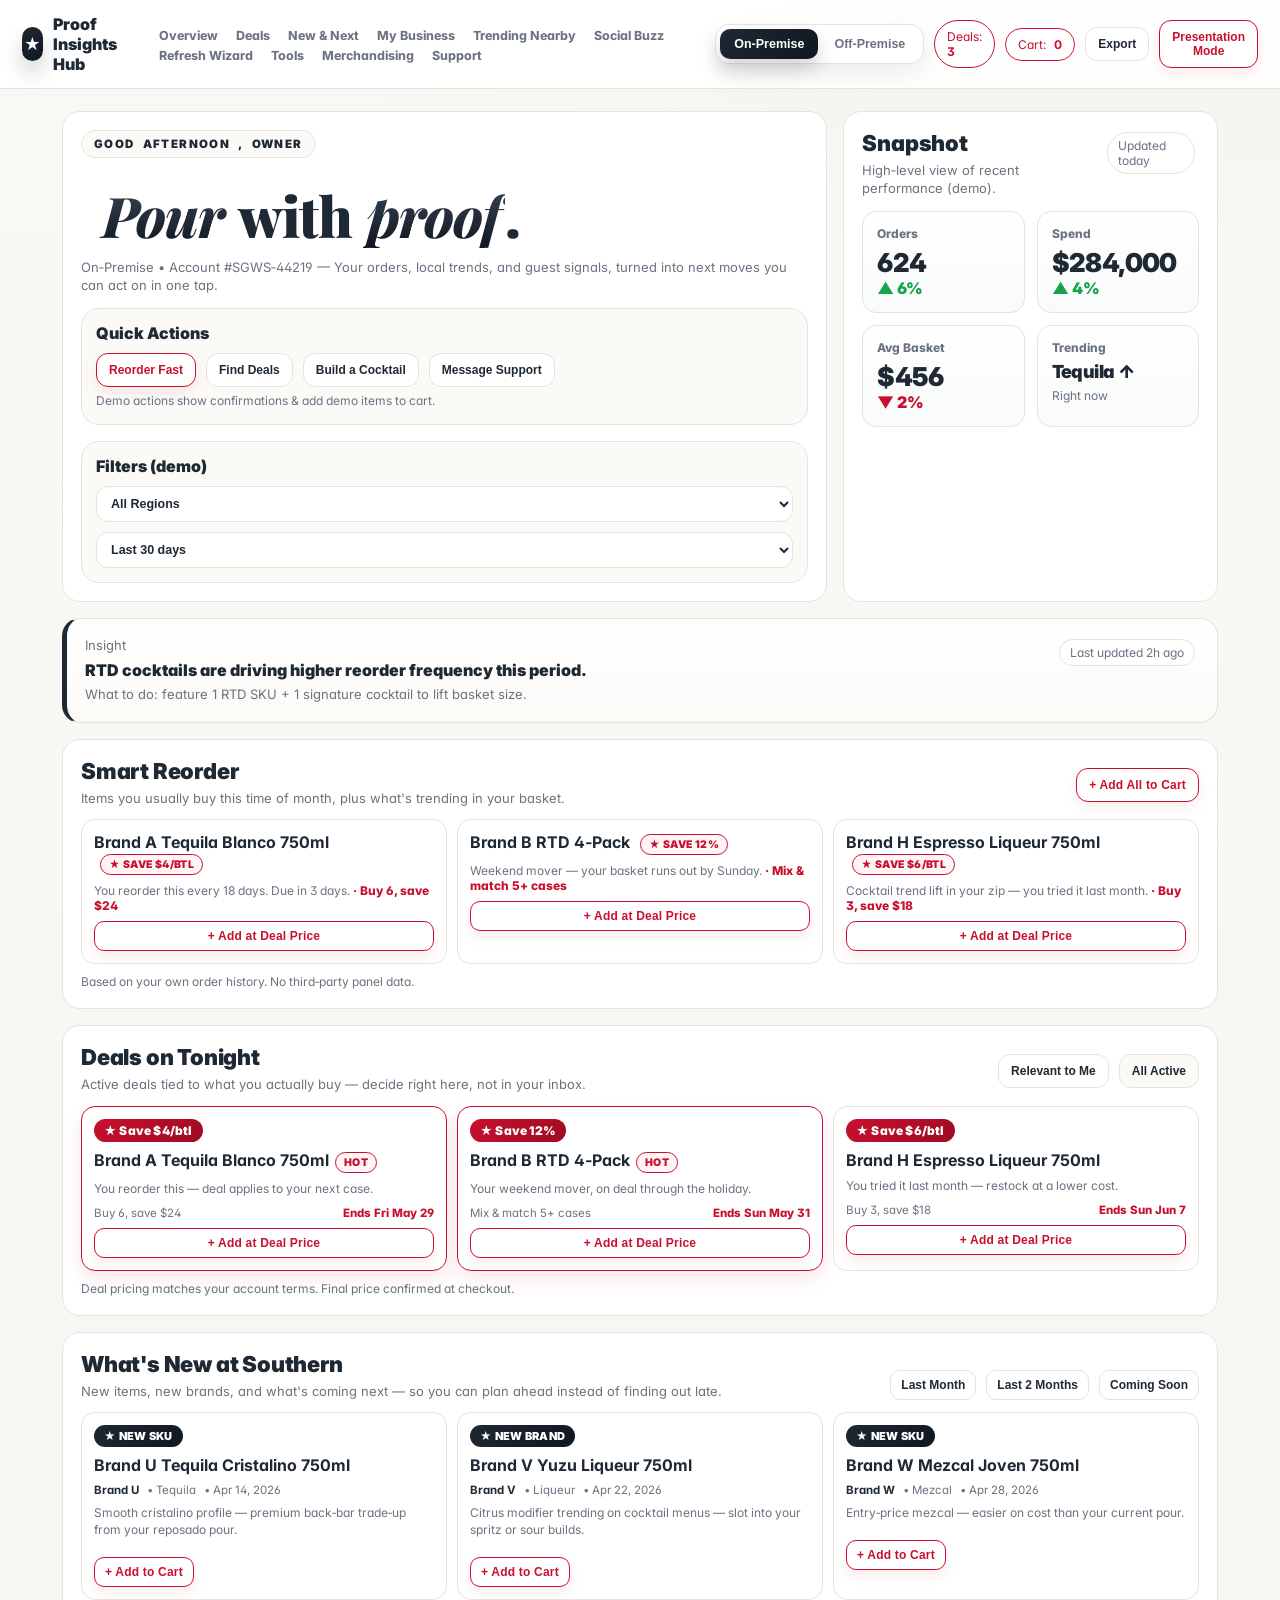
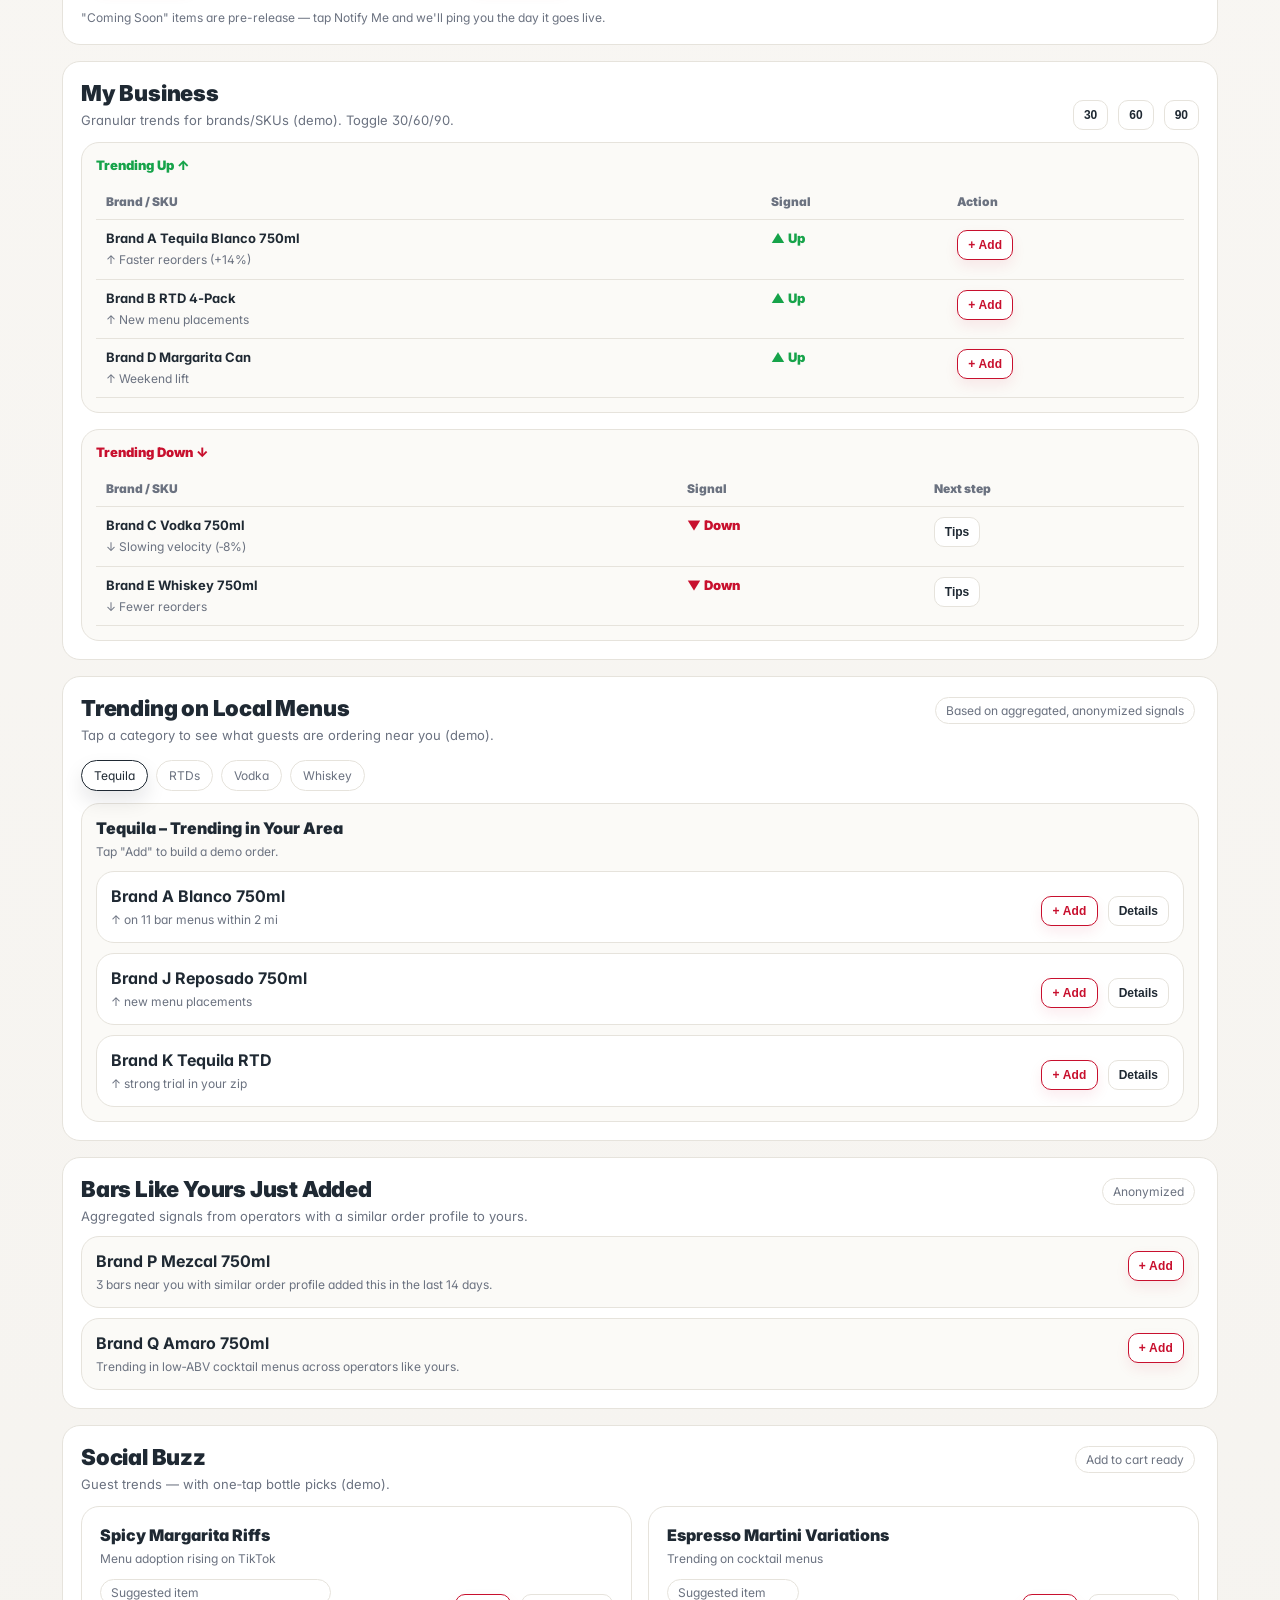
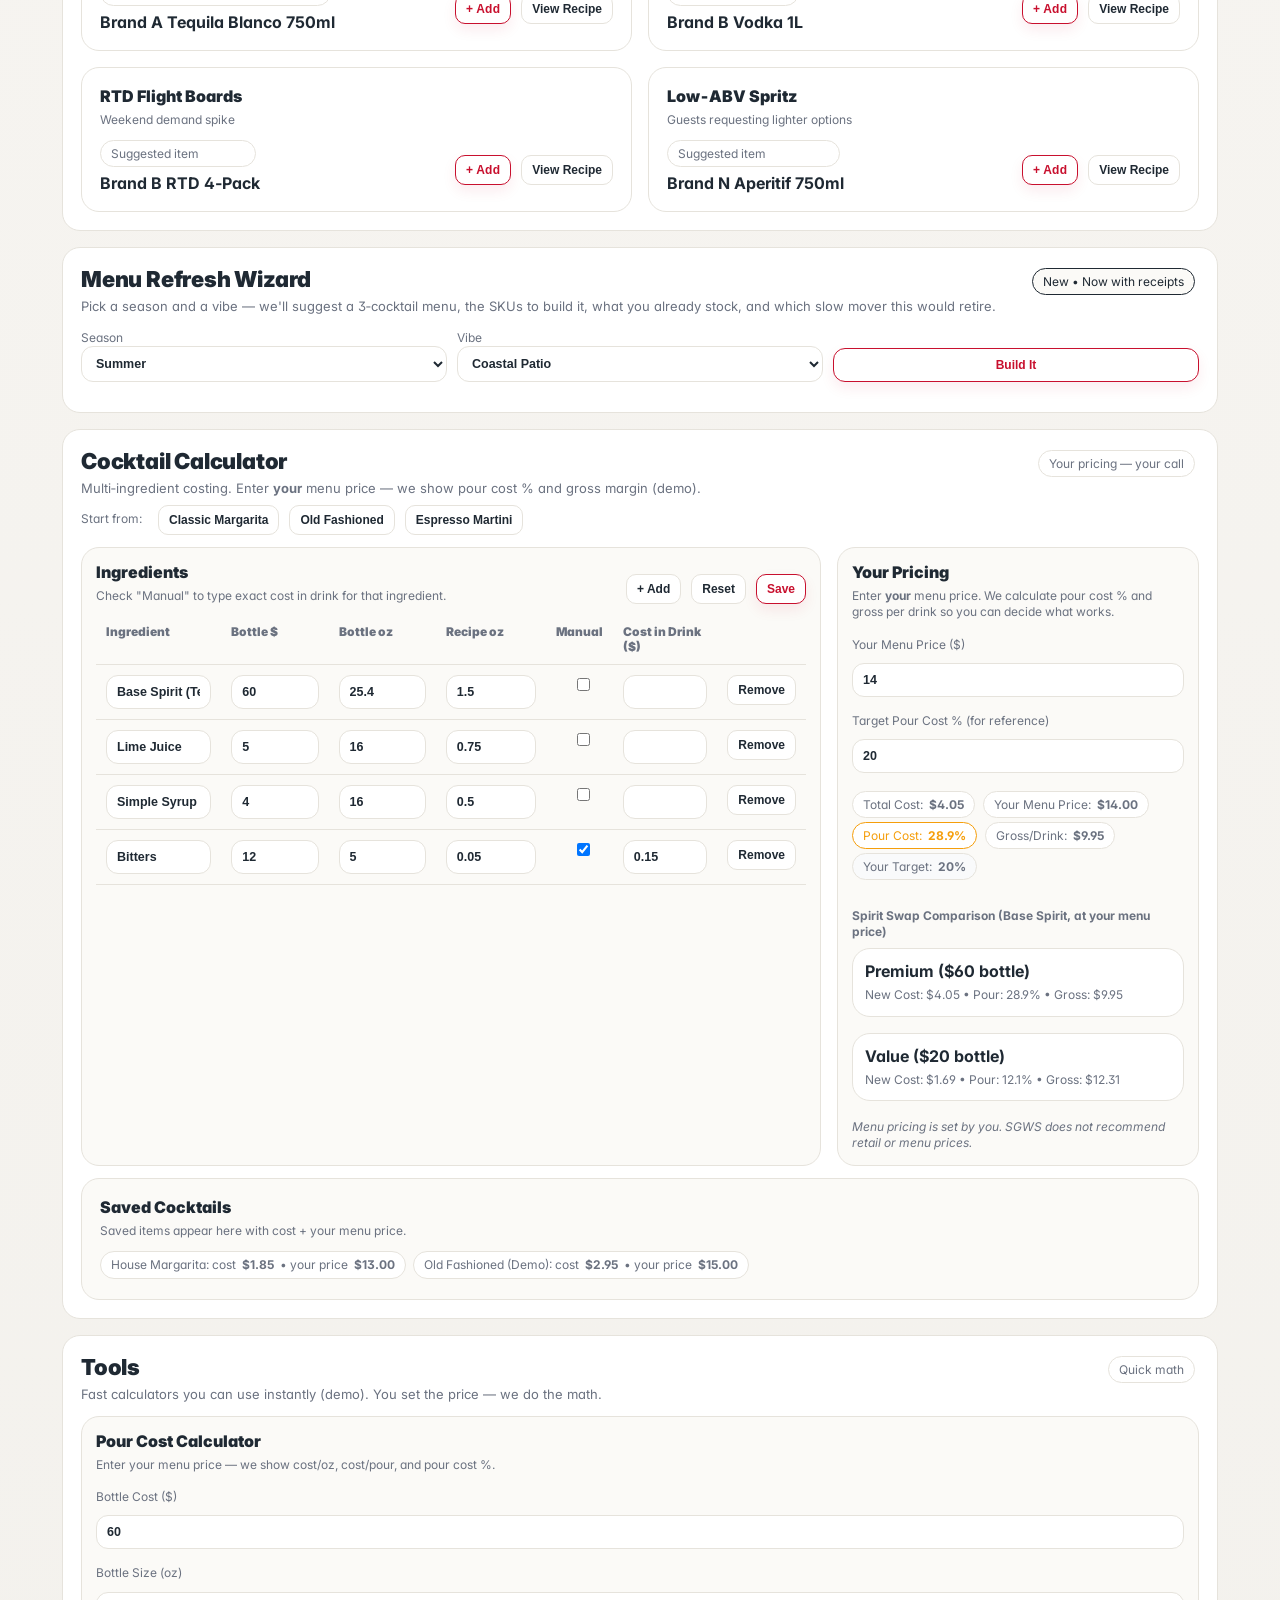
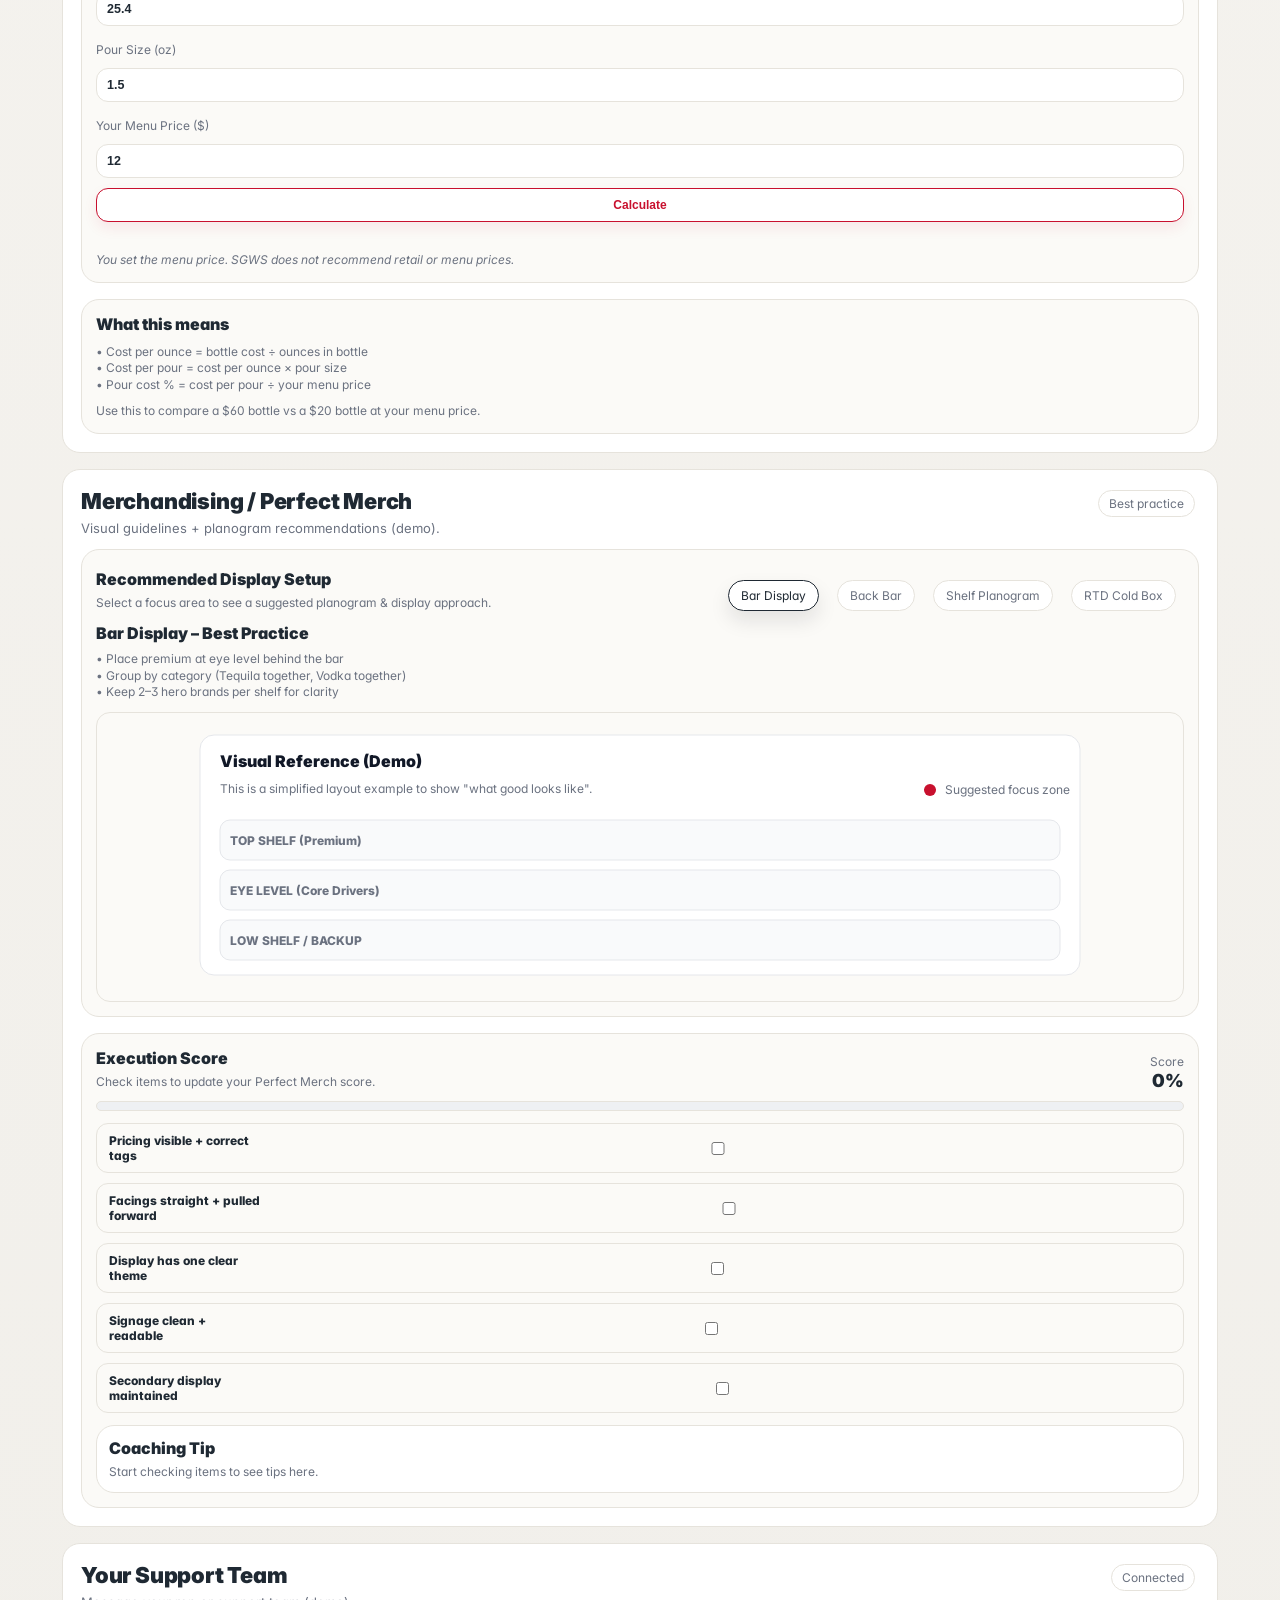
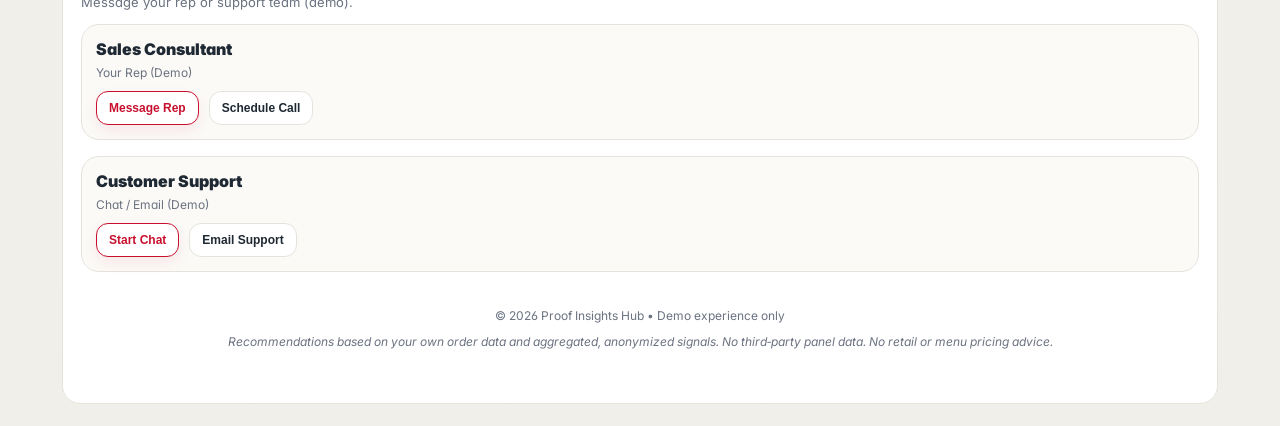
<file: index.html>
<!doctype html>
<html lang="en">
<head>
  <meta charset="utf-8"/>
  <meta name="viewport" content="width=device-width, initial-scale=1"/>
  <title>Proof Insights Hub (Demo)</title>
  <meta name="description" content="Customer-facing insights hub demo. Dummy data only."/>
  <link rel="preconnect" href="https://fonts.googleapis.com">
  <link rel="preconnect" href="https://fonts.gstatic.com" crossorigin>
  <link href="https://fonts.googleapis.com/css2?family=Playfair+Display:ital,wght@0,400;0,700;0,800;0,900;1,700;1,800;1,900&family=Inter:wght@400;500;700;800;900&display=swap" rel="stylesheet">
  <style>
    :root{
      --bg:#FAF8F5;
      --panel:#ffffff;
      --panel2:#FBFAF7;
      --border:#E6E3DC;
      --text:#1F2933;
      --muted:#6B7280;

      --ink:#1F2933;
      --ink2:#0F1721;

      --accent:#c8102e;
      --accent2:#9e0b23;

      --good:#16a34a;
      --bad:#c8102e;
      --warn:#f59e0b;

      --shadow: 0 18px 40px rgba(15,23,33,.08);
      --shadow2: 0 10px 24px rgba(15,23,33,.08);
    }

    *{box-sizing:border-box}
    body{
      margin:0;
      font-family:'Inter',system-ui,-apple-system,Segoe UI,Roboto,Arial;
      background:
        radial-gradient(1100px 360px at 10% -10%, rgba(31,41,51,.05), transparent),
        radial-gradient(900px 260px at 90% 0%, rgba(31,41,51,.03), transparent),
        linear-gradient(180deg,#FAF8F5,#F1EFEA);
      color:var(--text);
      font-feature-settings:"ss01","cv11";
    }

    header{
      position:sticky;top:0;z-index:20;
      display:flex;align-items:center;gap:18px;
      padding:14px 22px;
      border-bottom:1px solid var(--border);
      background:rgba(255,255,255,.92);
      backdrop-filter:blur(10px);
    }

    .brand{display:flex;align-items:center;gap:10px;font-weight:900}
    .mark{
      width:34px;height:34px;border-radius:12px;
      background:linear-gradient(135deg,var(--ink),var(--ink2));
      display:grid;place-items:center;color:#fff;font-weight:900;
      box-shadow:0 12px 20px rgba(15,23,33,.18);
    }

    nav a{
      margin-right:14px;
      color:var(--muted);
      text-decoration:none;
      font-weight:750;
      font-size:12.5px;
    }
    nav a:hover{color:var(--ink)}
    .right{margin-left:auto;display:flex;align-items:center;gap:10px}

    .chip{
      display:inline-flex;align-items:center;gap:8px;
      padding:8px 12px;border-radius:999px;
      border:1px solid var(--border);background:#fff;
      font-size:12px;color:var(--muted)
    }
    .chip b{color:var(--text)}
    .chip.cart{border-color:var(--accent);color:var(--accent)}
    .chip.cart b{color:var(--accent)}

    .btn{
      padding:9px 12px;
      border-radius:12px;
      border:1px solid var(--border);
      background:#fff;
      cursor:pointer;
      font-size:12px;
      font-weight:800;
      color:var(--text);
      transition:.15s;
    }
    .btn:hover{box-shadow:var(--shadow2);transform:translateY(-1px)}
    .btn.primary{
      border:1.5px solid var(--accent);
      color:var(--accent);
      background:#fff;
      box-shadow:0 6px 14px rgba(200,16,46,.08);
    }
    .btn.primary:hover{
      background:var(--accent);
      color:#fff;
      box-shadow:0 12px 22px rgba(200,16,46,.22);
    }
    .btn.ghost{background:var(--panel2)}
    .btn.small{padding:7px 10px;border-radius:10px;font-size:12px}
    .btn.add{font-weight:900;letter-spacing:.2px}
    .btn.add::before{content:"+ ";font-weight:900}

    /* Channel toggle */
    .channelToggle{
      display:inline-flex;
      padding:4px;
      border-radius:14px;
      border:1px solid var(--border);
      background:#fff;
      box-shadow:var(--shadow2);
      gap:2px;
    }
    .channelToggle button{
      border:none;
      background:transparent;
      padding:8px 14px;
      border-radius:10px;
      font-weight:900;
      font-size:12.5px;
      color:var(--muted);
      cursor:pointer;
      transition:.15s;
    }
    .channelToggle button:hover{color:var(--text)}
    .channelToggle button.active{
      color:#fff;
      background:linear-gradient(135deg,var(--ink),var(--ink2));
      box-shadow:0 10px 18px rgba(15,23,33,.18);
    }

    .container{max-width:1200px;margin:0 auto;padding:22px}

    .grid{display:grid;grid-template-columns:repeat(12,1fr);gap:16px}
    .card{
      grid-column:span 12;
      background:var(--panel);
      border:1px solid var(--border);
      border-radius:18px;
      padding:18px;
      box-shadow:0 0 0 rgba(0,0,0,0);
      transition:transform .15s ease, box-shadow .15s ease;
    }
    .card:hover{transform:translateY(-2px);box-shadow:var(--shadow)}
    @media(min-width:900px){
      .span4{grid-column:span 4}
      .span6{grid-column:span 6}
      .span8{grid-column:span 8}
    }

    .title{font-size:22px;font-weight:900;letter-spacing:-.2px}
    .sub{color:var(--muted);font-size:13px;margin-top:6px;line-height:1.35}
    .mini{color:var(--muted);font-size:12px;margin-top:6px;line-height:1.35}
    .tag{
      display:inline-flex;align-items:center;gap:6px;
      padding:5px 10px;border-radius:999px;
      border:1px solid var(--border);
      background:#fff;font-size:12px;color:var(--muted);
      margin:2px 4px 2px 0;
    }
    .tag.accent{border-color:var(--ink);color:var(--ink);background:#FBFAF7}
    .tag.good{border-color:var(--good);color:var(--good);background:#f0fdf4}
    .tag.warn{border-color:var(--warn);color:var(--warn);background:#fffbeb}

    .hero{
      position:relative;
    }

    .heroEyebrow{
      display:inline-flex;align-items:center;gap:8px;
      font-size:11.5px;font-weight:900;letter-spacing:1.4px;
      text-transform:uppercase;
      color:var(--ink);
      margin-bottom:14px;
      padding:6px 12px;
      border-radius:999px;
      background:#FBFAF7;
      border:1px solid var(--border);
    }
    .heroTitle{
      font-family:'Playfair Display',Georgia,'Times New Roman',serif;
      font-size:56px;line-height:1.18;font-weight:900;letter-spacing:-1px;
      color:var(--text);
      margin-top:4px;
      padding:0.1em 0.15em 0.1em 0.3em;
    }
    .heroTitle span{
      display:inline-block;
      padding:0 0.08em;
      font-style:italic;
      font-weight:800;
      background:linear-gradient(180deg,#3A4756,#0F1721);
      -webkit-background-clip:text;background-clip:text;
      -webkit-text-fill-color:transparent;
    }
    @media(max-width:900px){.heroTitle{font-size:40px;letter-spacing:-1px}}

    /* Stylized bottle SVG positioning */
    .heroBottle{
      position:absolute;
      right:-30px;top:50%;transform:translateY(-50%);
      width:240px;height:380px;
      opacity:.85;
      pointer-events:none;
      z-index:0;
      filter:drop-shadow(0 30px 40px rgba(0,0,0,.45));
    }
    @media(max-width:1100px){.heroBottle{opacity:.35;right:-80px}}
    @media(max-width:760px){.heroBottle{display:none}}
    .rowActions{display:flex;gap:10px;flex-wrap:wrap;margin-top:10px}

    .kpis{display:grid;grid-template-columns:repeat(4,1fr);gap:12px;margin-top:12px}
    .kpi{
      background:linear-gradient(180deg,#ffffff,#f9fafb);
      border:1px solid var(--border);
      border-radius:14px;
      padding:14px;
    }
    .kpi .label{color:var(--muted);font-size:12px;font-weight:800}
    .kpi .value{font-size:26px;font-weight:950;margin-top:6px;letter-spacing:-.6px}
    .delta.good{color:var(--good);font-weight:950}
    .delta.bad{color:var(--bad);font-weight:950}

    .callout{
      border-left:5px solid var(--ink);
      background:linear-gradient(180deg,#fff,#FBFAF7);
    }

    .pill{
      display:inline-block;
      padding:7px 12px;
      border-radius:999px;
      border:1px solid var(--border);
      font-size:12px;
      color:var(--muted);
      background:#fff;
      margin:6px 8px 0 0;
      cursor:pointer;
      user-select:none;
      transition:.15s;
    }
    .pill:hover{box-shadow:var(--shadow2);transform:translateY(-1px)}
    .pill.active{border-color:var(--ink);color:var(--ink);box-shadow:0 10px 20px rgba(15,23,33,.10)}

    table{width:100%;border-collapse:collapse;font-size:13px;margin-top:10px}
    th,td{border-bottom:1px solid var(--border);padding:10px;text-align:left;vertical-align:top}
    th{color:var(--muted);font-weight:900;font-size:12px}

    input,select{
      width:100%;
      padding:9px 10px;
      border-radius:12px;
      border:1px solid var(--border);
      background:#fff;
      font-size:12.5px;
      font-weight:650;
      color:var(--text);
      outline:none;
    }
    input:focus,select:focus{border-color:rgba(31,41,51,.55);box-shadow:0 0 0 4px rgba(31,41,51,.08)}

    .progress{height:10px;border-radius:999px;background:#eef0f3;border:1px solid var(--border);overflow:hidden}
    .progress > span{display:block;height:100%;background:linear-gradient(90deg,var(--ink),var(--ink2));width:0%}

    .toast{
      position:fixed;bottom:24px;right:24px;
      background:#111827;color:#fff;
      padding:12px 14px;border-radius:14px;
      box-shadow:0 14px 30px rgba(0,0,0,.25);
      opacity:0;transform:translateY(10px);
      transition:.25s;
      max-width:360px;
      font-size:13px;
      z-index:50;
    }
    .toast.show{opacity:1;transform:none}

    .twoCol{display:grid;grid-template-columns:1fr;gap:16px}
    @media(min-width:900px){.twoCol{grid-template-columns:1fr 1fr}}

    .svgBox{
      border:1px solid var(--border);
      border-radius:14px;
      background:var(--panel2);
      padding:12px;
    }

    .footer{text-align:center;color:var(--muted);font-size:12px;margin:34px 0;line-height:1.6}
    .footer .comply{display:block;margin-top:6px;color:var(--muted);font-style:italic}

    .smartReorderRow{
      display:grid;grid-template-columns:1fr;gap:10px;margin-top:12px;
    }
    @media(min-width:700px){.smartReorderRow{grid-template-columns:repeat(3,1fr)}}
    .reorderItem{
      background:#fff;border:1px solid var(--border);border-radius:14px;
      padding:12px;display:flex;flex-direction:column;gap:8px;
    }
    .reorderItem .why{color:var(--muted);font-size:12px}

    /* Deals */
    .dealsRow{display:grid;grid-template-columns:1fr;gap:10px;margin-top:12px}
    @media(min-width:700px){.dealsRow{grid-template-columns:repeat(3,1fr)}}
    .dealCard{
      background:#fff;border:1px solid var(--border);border-radius:14px;
      padding:12px;display:flex;flex-direction:column;gap:8px;position:relative;
    }
    .dealCard.hot{border-color:var(--accent);box-shadow:0 8px 20px rgba(200,16,46,.10)}
    .savingsTag{
      display:inline-flex;align-items:center;gap:6px;
      padding:4px 10px;border-radius:999px;
      background:linear-gradient(135deg,var(--accent),var(--accent2));
      color:#fff;font-weight:900;font-size:12px;letter-spacing:.2px;
      align-self:flex-start;
    }
    .dealMeta{display:flex;justify-content:space-between;align-items:center;gap:8px;font-size:11.5px;color:var(--muted)}
    .dealExpiry{font-weight:800;color:var(--accent)}
    .dealBadge{
      display:inline-flex;align-items:center;gap:4px;
      padding:3px 8px;border-radius:999px;
      background:#fff5f6;color:var(--accent);border:1px solid var(--accent);
      font-size:10.5px;font-weight:900;text-transform:uppercase;letter-spacing:.4px;
      margin-left:6px;
    }
    .chip.deals{border-color:var(--accent);color:var(--accent)}
    .chip.deals b{color:var(--accent)}

    /* New & Next */
    .newNextRow{display:grid;grid-template-columns:1fr;gap:10px;margin-top:12px}
    @media(min-width:700px){.newNextRow{grid-template-columns:repeat(3,1fr)}}
    .newNextCard{
      background:#fff;border:1px solid var(--border);border-radius:14px;
      padding:12px;display:flex;flex-direction:column;gap:8px;position:relative;
    }
    .newNextCard.upcoming{border-style:dashed;border-color:var(--ink);background:#FBFAF7}
    .newBadge{
      display:inline-flex;align-items:center;gap:6px;
      padding:4px 10px;border-radius:999px;
      background:linear-gradient(135deg,var(--ink),var(--ink2));
      color:#fff;font-weight:900;font-size:11px;letter-spacing:.3px;text-transform:uppercase;
      align-self:flex-start;
    }
    .newBadge.soon{background:#fff;color:var(--ink);border:1.5px dashed var(--ink)}
    .newMeta{font-size:11.5px;color:var(--muted);display:flex;gap:8px;flex-wrap:wrap}
    .newMeta b{color:var(--text)}
    .newWhy{color:var(--muted);font-size:12px;line-height:1.4}

    .wizardGrid{display:grid;grid-template-columns:1fr;gap:10px;margin-top:10px}
    @media(min-width:700px){.wizardGrid{grid-template-columns:1fr 1fr 1fr}}

    .lookalikeRow{
      display:grid;grid-template-columns:1fr;gap:10px;margin-top:10px;
    }
    @media(min-width:700px){.lookalikeRow{grid-template-columns:1fr 1fr}}

    .hideInPresent{display:block;}
    .present .hideInPresent{display:none !important;}
    .present .card{box-shadow:none}
    .present .heroTitle{font-size:40px}

    /* Channel-scoped display */
    body[data-channel="onprem"] .offPremOnly{display:none !important;}
    body[data-channel="offprem"] .onPremOnly{display:none !important;}

    /* Wizard cocktail card */
    .wizCard{
      background:#fff;border:1px solid var(--border);border-radius:14px;
      padding:14px;display:flex;flex-direction:column;gap:8px;
    }
    .wizCard .why{color:var(--muted);font-size:12px;line-height:1.45}
    .wizBadgeRow{display:flex;flex-wrap:wrap;gap:6px;margin-top:4px}
  </style>
</head>

<body data-channel="onprem">

<header>
  <div class="brand">
    <div class="mark">★</div>
    Proof Insights Hub
  </div>

  <nav class="hideInPresent">
    <a href="#overview">Overview</a>
    <a href="#deals">Deals</a>
    <a href="#newAndNext">New &amp; Next</a>
    <a href="#myBusiness">My Business</a>
    <a href="#trendingNearby">Trending Nearby</a>
    <a href="#socialBuzz">Social Buzz</a>
    <a href="#wizard">Refresh Wizard</a>
    <a href="#tools">Tools</a>
    <a href="#merch">Merchandising</a>
    <a href="#support">Support</a>
  </nav>

  <div class="right">
    <div class="channelToggle" id="channelToggle" role="tablist" aria-label="Channel">
      <button data-ch="onprem" class="active">On‑Premise</button>
      <button data-ch="offprem">Off‑Premise</button>
    </div>
    <div class="chip deals hideInPresent">Deals: <b id="dealsCount">0</b></div>
    <div class="chip cart">Cart: <b id="cartCount">0</b></div>
    <button class="btn" id="exportBtn">Export</button>
    <button class="btn primary" id="presentBtn">Presentation Mode</button>
  </div>
</header>

<main class="container">

  <!-- HERO -->
  <section id="overview" class="grid">
    <div class="card span8 hero">
      <div class="heroEyebrow">Good <span id="partOfDay">afternoon</span>, <span id="ownerName">Owner</span></div>
      <div class="heroTitle">
        <span id="heroVerb">Pour</span> with <span>proof</span>.
      </div>
      <div class="sub hideInPresent">
        <span id="heroChannelLabel">On‑Premise</span> • Account #<span id="heroAccountId">SGWS‑44219</span> — Your orders, local trends, and guest signals, turned into next moves you can act on in one tap.
      </div>

      <div class="twoCol" style="margin-top:14px">
        <div class="card" style="padding:14px;background:var(--panel2)">
          <div style="font-weight:950">Quick Actions</div>
          <div class="rowActions" id="quickActionsRow"></div>
          <div class="mini hideInPresent">Demo actions show confirmations &amp; add demo items to cart.</div>
        </div>

        <div class="card" style="padding:14px;background:var(--panel2)">
          <div style="font-weight:950">Filters (demo)</div>
          <div style="display:grid;gap:10px;margin-top:10px">
            <select id="filterRegion">
              <option>All Regions</option>
              <option>North Bay</option>
              <option>East Bay</option>
              <option>South Bay</option>
            </select>
            <select id="filterWindow">
              <option value="30">Last 30 days</option>
              <option value="60">Last 60 days</option>
              <option value="90">Last 90 days</option>
            </select>
          </div>
        </div>
      </div>
    </div>

    <div class="card span4">
      <div style="display:flex;justify-content:space-between;align-items:flex-start;gap:10px">
        <div>
          <div class="title">Snapshot</div>
          <div class="sub hideInPresent">High‑level view of recent performance (demo).</div>
        </div>
        <span class="tag hideInPresent">Updated today</span>
      </div>

      <div class="kpis" style="margin-top:14px;grid-template-columns:1fr 1fr">
        <div class="kpi">
          <div class="label">Orders</div>
          <div id="kpiOrders" class="value">—</div>
          <div class="delta good">▲ 6%</div>
        </div>
        <div class="kpi">
          <div class="label">Spend</div>
          <div id="kpiSpend" class="value">—</div>
          <div class="delta good">▲ 4%</div>
        </div>
        <div class="kpi">
          <div class="label" id="kpiBasketLabel">Avg Basket</div>
          <div id="kpiBasket" class="value">—</div>
          <div class="delta bad">▼ 2%</div>
        </div>
        <div class="kpi">
          <div class="label">Trending</div>
          <div id="kpiTrend" class="value" style="font-size:18px">—</div>
          <div class="mini hideInPresent">Right now</div>
        </div>
      </div>
    </div>
  </section>

  <!-- INSIGHT -->
  <section class="card callout" style="margin-top:16px">
    <div style="display:flex;justify-content:space-between;align-items:flex-start;gap:10px;flex-wrap:wrap">
      <div>
        <div class="sub hideInPresent" style="margin-top:0">Insight</div>
        <div style="font-size:16px;font-weight:950;margin-top:6px" id="insightHead">—</div>
        <div class="sub hideInPresent" id="insightSub">—</div>
      </div>
      <span class="tag hideInPresent">Last updated 2h ago</span>
    </div>
  </section>

  <!-- SMART REORDER -->
  <section id="smartReorder" class="card" style="margin-top:16px">
    <div style="display:flex;justify-content:space-between;align-items:flex-start;gap:10px;flex-wrap:wrap">
      <div>
        <div class="title">Smart Reorder</div>
        <div class="sub hideInPresent">Items you usually buy this time of month, plus what's trending in your basket.</div>
      </div>
      <div class="rowActions">
        <button class="btn primary add" id="reorderAddAll">Add All to Cart</button>
      </div>
    </div>

    <div id="smartReorderList" class="smartReorderRow"></div>
    <div class="mini hideInPresent" style="margin-top:10px">Based on your own order history. No third‑party panel data.</div>
  </section>

  <!-- DEALS -->
  <section id="deals" class="card" style="margin-top:16px">
    <div style="display:flex;justify-content:space-between;align-items:flex-start;gap:10px;flex-wrap:wrap">
      <div>
        <div class="title">Deals on Tonight</div>
        <div class="sub hideInPresent">Active deals tied to what you actually buy — decide right here, not in your inbox.</div>
      </div>
      <div class="rowActions">
        <button class="btn" id="dealsFilterRelevant">Relevant to Me</button>
        <button class="btn ghost" id="dealsFilterAll">All Active</button>
      </div>
    </div>
    <div id="dealsList" class="dealsRow"></div>
    <div class="mini hideInPresent" style="margin-top:10px">Deal pricing matches your account terms. Final price confirmed at checkout.</div>
  </section>

  <!-- NEW & NEXT -->
  <section id="newAndNext" class="card" style="margin-top:16px">
    <div style="display:flex;justify-content:space-between;align-items:flex-end;gap:12px;flex-wrap:wrap">
      <div>
        <div class="title">What's New at Southern</div>
        <div class="sub hideInPresent">New items, new brands, and what's coming next — so you can plan ahead instead of finding out late.</div>
      </div>
      <div class="rowActions">
        <button class="btn small active" data-newwindow="last30">Last Month</button>
        <button class="btn small" data-newwindow="last60">Last 2 Months</button>
        <button class="btn small" data-newwindow="upcoming">Coming Soon</button>
      </div>
    </div>
    <div id="newNextList" class="newNextRow"></div>
    <div class="mini hideInPresent" style="margin-top:10px">"Coming Soon" items are pre-release — tap Notify Me and we'll ping you the day it goes live.</div>
  </section>

  <!-- MY BUSINESS -->
  <section id="myBusiness" class="card" style="margin-top:16px">
    <div style="display:flex;justify-content:space-between;align-items:flex-end;gap:12px;flex-wrap:wrap">
      <div>
        <div class="title">My Business</div>
        <div class="sub hideInPresent">Granular trends for brands/SKUs (demo). Toggle 30/60/90.</div>
      </div>
      <div class="rowActions">
        <button class="btn small active" data-window="30">30</button>
        <button class="btn small" data-window="60">60</button>
        <button class="btn small" data-window="90">90</button>
      </div>
    </div>

    <div class="twoCol" style="margin-top:12px">
      <div class="card" style="padding:14px;background:var(--panel2)">
        <div class="sub" style="margin-top:0;color:var(--good);font-weight:950">Trending Up ↑</div>
        <table>
          <thead><tr><th>Brand / SKU</th><th>Signal</th><th>Action</th></tr></thead>
          <tbody id="bizUp"></tbody>
        </table>
      </div>

      <div class="card" style="padding:14px;background:var(--panel2)">
        <div class="sub" style="margin-top:0;color:var(--bad);font-weight:950">Trending Down ↓</div>
        <table>
          <thead><tr><th>Brand / SKU</th><th>Signal</th><th>Next step</th></tr></thead>
          <tbody id="bizDown"></tbody>
        </table>
      </div>
    </div>
  </section>

  <!-- TRENDING NEARBY -->
  <section id="trendingNearby" class="card" style="margin-top:16px">
    <div style="display:flex;justify-content:space-between;align-items:flex-start;gap:10px;flex-wrap:wrap">
      <div>
        <div class="title" id="trendingTitle">Trending Nearby</div>
        <div class="sub hideInPresent" id="trendingSub">Tap a category to see top trending products in your area (demo).</div>
      </div>
      <span class="tag hideInPresent">Based on aggregated, anonymized signals</span>
    </div>

    <div id="categoryPills" style="margin-top:10px"></div>
    <div id="trendPanel" style="margin-top:12px"></div>
  </section>

  <!-- LOOKALIKE -->
  <section id="lookalike" class="card" style="margin-top:16px">
    <div style="display:flex;justify-content:space-between;align-items:flex-start;gap:10px;flex-wrap:wrap">
      <div>
        <div class="title" id="lookalikeTitle">Bars Like Yours Just Added</div>
        <div class="sub hideInPresent" id="lookalikeSub">Aggregated signals from operators with a similar order profile to yours.</div>
      </div>
      <span class="tag hideInPresent">Anonymized</span>
    </div>

    <div id="lookalikeList" class="lookalikeRow"></div>
  </section>

  <!-- SOCIAL BUZZ -->
  <section id="socialBuzz" class="card" style="margin-top:16px">
    <div style="display:flex;justify-content:space-between;align-items:flex-start;gap:10px;flex-wrap:wrap">
      <div>
        <div class="title">Social Buzz</div>
        <div class="sub hideInPresent" id="buzzSub">Trends guests are responding to — with quick actions (demo).</div>
      </div>
      <span class="tag hideInPresent">Add to cart ready</span>
    </div>

    <div class="grid" style="margin-top:12px" id="buzzGrid"></div>
  </section>

  <!-- REFRESH WIZARD (becomes Menu Refresh / Shelf Refresh) -->
  <section id="wizard" class="card" style="margin-top:16px">
    <div style="display:flex;justify-content:space-between;align-items:flex-start;gap:10px;flex-wrap:wrap">
      <div>
        <div class="title" id="wizardTitle">Menu Refresh Wizard</div>
        <div class="sub hideInPresent" id="wizardSub">Pick a season and a vibe — we'll suggest a 3‑cocktail menu, the SKUs to build it, and tell you what to retire from your current menu.</div>
      </div>
      <span class="tag accent hideInPresent">New • Now with receipts</span>
    </div>

    <div class="wizardGrid">
      <div>
        <label class="mini">Season</label>
        <select id="wizSeason">
          <option>Spring</option>
          <option selected>Summer</option>
          <option>Fall</option>
          <option>Winter</option>
        </select>
      </div>
      <div>
        <label class="mini" id="wizVibeLabel">Vibe</label>
        <select id="wizVibe"></select>
      </div>
      <div style="display:flex;align-items:flex-end">
        <button class="btn primary" id="wizBuild" style="width:100%">Build It</button>
      </div>
    </div>

    <div id="wizardOut" style="margin-top:12px"></div>
  </section>

  <!-- MENU COSTING (on-prem only) -->
  <section id="menuCosting" class="card onPremOnly" style="margin-top:16px">
    <div style="display:flex;justify-content:space-between;align-items:flex-start;gap:10px;flex-wrap:wrap">
      <div>
        <div class="title">Cocktail Calculator</div>
        <div class="sub hideInPresent">
          Multi‑ingredient costing. Enter <b>your</b> menu price — we show pour cost % and gross margin (demo).
        </div>
      </div>
      <span class="tag hideInPresent">Your pricing — your call</span>
    </div>

    <div class="rowActions" style="margin-top:8px">
      <span class="mini" style="margin-right:6px">Start from:</span>
      <button class="btn small" data-preset="margarita">Classic Margarita</button>
      <button class="btn small" data-preset="oldFashioned">Old Fashioned</button>
      <button class="btn small" data-preset="espressoMartini">Espresso Martini</button>
    </div>

    <div class="grid" style="margin-top:12px">
      <div class="card span8" style="padding:14px;background:var(--panel2)">
        <div style="display:flex;justify-content:space-between;align-items:flex-end;gap:10px;flex-wrap:wrap">
          <div>
            <div style="font-weight:950">Ingredients</div>
            <div class="mini hideInPresent">Check "Manual" to type exact cost in drink for that ingredient.</div>
          </div>
          <div class="rowActions">
            <button class="btn small" id="addIngBtn">+ Add</button>
            <button class="btn small" id="resetIngBtn">Reset</button>
            <button class="btn small primary" id="saveCocktailBtn">Save</button>
          </div>
        </div>

        <table>
          <thead>
            <tr>
              <th>Ingredient</th>
              <th>Bottle $</th>
              <th>Bottle oz</th>
              <th>Recipe oz</th>
              <th>Manual</th>
              <th>Cost in Drink ($)</th>
              <th></th>
            </tr>
          </thead>
          <tbody id="ingBody"></tbody>
        </table>
      </div>

      <div class="card span4" style="padding:14px;background:var(--panel2)">
        <div style="font-weight:950">Your Pricing</div>
        <div class="mini hideInPresent">
          Enter <b>your</b> menu price. We calculate pour cost % and gross per drink so you can decide what works.
        </div>

        <div style="display:grid;gap:10px;margin-top:10px">
          <label class="mini">Your Menu Price ($)</label>
          <input id="menuPrice" type="number" value="14"/>

          <label class="mini">Target Pour Cost % (for reference)</label>
          <input id="targetPour" type="number" value="20"/>

          <div id="pricingOut" style="margin-top:6px"></div>
          <div id="swapOut" style="margin-top:10px"></div>

          <div class="mini hideInPresent" style="margin-top:8px;font-style:italic">
            Menu pricing is set by you. SGWS does not recommend retail or menu prices.
          </div>
        </div>
      </div>
    </div>

    <div class="card" style="margin-top:12px;background:var(--panel2)">
      <div style="display:flex;justify-content:space-between;align-items:flex-start;gap:10px;flex-wrap:wrap">
        <div>
          <div style="font-weight:950">Saved Cocktails</div>
          <div class="mini hideInPresent">Saved items appear here with cost + your menu price.</div>
        </div>
      </div>
      <div id="savedCocktails" class="mini" style="margin-top:10px"></div>
    </div>
  </section>

  <!-- TOOLS -->
  <section id="tools" class="card" style="margin-top:16px">
    <div style="display:flex;justify-content:space-between;align-items:flex-start;gap:10px;flex-wrap:wrap">
      <div>
        <div class="title">Tools</div>
        <div class="sub hideInPresent">Fast calculators you can use instantly (demo). You set the price — we do the math.</div>
      </div>
      <span class="tag hideInPresent">Quick math</span>
    </div>

    <div class="twoCol" style="margin-top:12px">
      <!-- Pour Cost Calculator (on-prem) -->
      <div class="card onPremOnly" style="padding:14px;background:var(--panel2)">
        <div style="font-weight:950">Pour Cost Calculator</div>
        <div class="mini hideInPresent">
          Enter your menu price — we show cost/oz, cost/pour, and pour cost %.
        </div>

        <div style="display:grid;gap:10px;margin-top:10px">
          <label class="mini">Bottle Cost ($)</label>
          <input id="pcBottleCost" type="number" value="60"/>

          <label class="mini">Bottle Size (oz)</label>
          <input id="pcBottleOz" type="number" value="25.4"/>

          <label class="mini">Pour Size (oz)</label>
          <input id="pcPourOz" type="number" value="1.5" step="0.1"/>

          <label class="mini">Your Menu Price ($)</label>
          <input id="pcMenuPrice" type="number" value="12"/>

          <button class="btn primary" id="pcCalcBtn">Calculate</button>
          <div id="pcOut" style="margin-top:6px"></div>

          <div class="mini hideInPresent" style="margin-top:4px;font-style:italic">
            You set the menu price. SGWS does not recommend retail or menu prices.
          </div>
        </div>
      </div>

      <!-- Bottle Margin Calculator (off-prem) -->
      <div class="card offPremOnly" style="padding:14px;background:var(--panel2)">
        <div style="font-weight:950">Bottle Margin Calculator</div>
        <div class="mini hideInPresent">
          Enter your case cost &amp; shelf price — we show cost per bottle, gross per bottle, margin %, and gross per case.
        </div>

        <div style="display:grid;gap:10px;margin-top:10px">
          <label class="mini">Case Cost ($)</label>
          <input id="bmCaseCost" type="number" value="180"/>

          <label class="mini">Bottles per Case</label>
          <input id="bmBpc" type="number" value="12"/>

          <label class="mini">Your Shelf Price per Bottle ($)</label>
          <input id="bmShelf" type="number" value="22.99" step="0.01"/>

          <button class="btn primary" id="bmCalcBtn">Calculate</button>
          <div id="bmOut" style="margin-top:6px"></div>

          <div class="mini hideInPresent" style="margin-top:4px;font-style:italic">
            You set the shelf price. SGWS does not recommend retail prices.
          </div>
        </div>
      </div>

      <!-- Case Math Calculator (off-prem) -->
      <div class="card offPremOnly" style="padding:14px;background:var(--panel2)">
        <div style="font-weight:950">Case Velocity Estimator</div>
        <div class="mini hideInPresent">
          Estimate how many cases you'll move this week given a feature/endcap. You set the units, we do the math.
        </div>

        <div style="display:grid;gap:10px;margin-top:10px">
          <label class="mini">Avg Units Sold per Week (baseline)</label>
          <input id="cvBase" type="number" value="36"/>

          <label class="mini">Expected Lift % (feature/endcap)</label>
          <input id="cvLift" type="number" value="18"/>

          <label class="mini">Bottles per Case</label>
          <input id="cvBpc" type="number" value="12"/>

          <button class="btn primary" id="cvCalcBtn">Estimate</button>
          <div id="cvOut" style="margin-top:6px"></div>
        </div>
      </div>

      <!-- What this means (on-prem) -->
      <div class="card onPremOnly" style="padding:14px;background:var(--panel2)">
        <div style="font-weight:950">What this means</div>
        <div class="mini hideInPresent" style="margin-top:10px">
          • Cost per ounce = bottle cost ÷ ounces in bottle<br/>
          • Cost per pour = cost per ounce × pour size<br/>
          • Pour cost % = cost per pour ÷ your menu price
        </div>
        <div class="mini hideInPresent" style="margin-top:10px">
          Use this to compare a $60 bottle vs a $20 bottle at your menu price.
        </div>
      </div>
    </div>
  </section>

  <!-- MERCHANDISING -->
  <section id="merch" class="card" style="margin-top:16px">
    <div style="display:flex;justify-content:space-between;align-items:flex-start;gap:10px;flex-wrap:wrap">
      <div>
        <div class="title">Merchandising / Perfect Merch</div>
        <div class="sub hideInPresent">Visual guidelines + planogram recommendations (demo).</div>
      </div>
      <span class="tag hideInPresent">Best practice</span>
    </div>

    <div class="twoCol" style="margin-top:12px">
      <div class="card" style="padding:14px;background:var(--panel2)">
        <div style="display:flex;justify-content:space-between;align-items:flex-end;gap:10px;flex-wrap:wrap">
          <div>
            <div style="font-weight:950">Recommended Display Setup</div>
            <div class="mini hideInPresent">Select a focus area to see a suggested planogram &amp; display approach.</div>
          </div>
          <div class="rowActions" id="merchPills"></div>
        </div>

        <div id="merchReco" style="margin-top:12px"></div>

        <div class="svgBox" style="margin-top:12px">
          <svg id="merchViz" viewBox="0 0 900 260" width="100%" height="260" aria-label="Merch visual planogram demo">
            <rect x="10" y="10" width="880" height="240" rx="14" fill="#ffffff" stroke="#e5e7eb"/>
            <text x="30" y="42" font-size="16" font-weight="900" fill="#111827">Visual Reference (Demo)</text>
            <text x="30" y="68" font-size="12" fill="#6b7280">This is a simplified layout example to show "what good looks like".</text>

            <rect x="30" y="95" width="840" height="40" rx="10" fill="#f9fafb" stroke="#e5e7eb"/>
            <text x="40" y="120" font-size="12" font-weight="800" fill="#6b7280">TOP SHELF (Premium)</text>

            <rect x="30" y="145" width="840" height="40" rx="10" fill="#f9fafb" stroke="#e5e7eb"/>
            <text x="40" y="170" font-size="12" font-weight="800" fill="#6b7280">EYE LEVEL (Core Drivers)</text>

            <rect x="30" y="195" width="840" height="40" rx="10" fill="#f9fafb" stroke="#e5e7eb"/>
            <text x="40" y="220" font-size="12" font-weight="800" fill="#6b7280">LOW SHELF / BACKUP</text>

            <circle cx="740" cy="65" r="6" fill="#c8102e"/>
            <text x="755" y="69" font-size="12" fill="#6b7280">Suggested focus zone</text>
          </svg>
        </div>
      </div>

      <div class="card" style="padding:14px;background:var(--panel2)">
        <div style="display:flex;justify-content:space-between;align-items:flex-start;gap:10px">
          <div>
            <div style="font-weight:950">Execution Score</div>
            <div class="mini hideInPresent">Check items to update your Perfect Merch score.</div>
          </div>
          <div style="text-align:right">
            <div class="mini hideInPresent">Score</div>
            <div style="font-weight:950;font-size:18px" id="merchScore">0%</div>
          </div>
        </div>

        <div class="progress" style="margin-top:10px"><span id="merchBar"></span></div>

        <div id="merchChecks" style="margin-top:12px;display:grid;gap:10px"></div>

        <div class="card" style="margin-top:12px;background:#fff;padding:12px">
          <div style="font-weight:950">Coaching Tip</div>
          <div class="mini" id="merchTips">Start checking items to see tips here.</div>
        </div>
      </div>
    </div>
  </section>

  <!-- SUPPORT -->
  <section id="support" class="card" style="margin-top:16px">
    <div style="display:flex;justify-content:space-between;align-items:flex-start;gap:10px;flex-wrap:wrap">
      <div>
        <div class="title">Your Support Team</div>
        <div class="sub hideInPresent">Message your rep or support team (demo).</div>
      </div>
      <span class="tag hideInPresent">Connected</span>
    </div>

    <div class="twoCol" style="margin-top:12px">
      <div class="card" style="padding:14px;background:var(--panel2)">
        <div style="font-weight:950">Sales Consultant</div>
        <div class="mini hideInPresent">Your Rep (Demo)</div>
        <div class="rowActions">
          <button class="btn primary" data-toast="Message sent to your Sales Consultant (demo).">Message Rep</button>
          <button class="btn" data-toast="Call scheduled (demo).">Schedule Call</button>
        </div>
      </div>

      <div class="card" style="padding:14px;background:var(--panel2)">
        <div style="font-weight:950">Customer Support</div>
        <div class="mini hideInPresent">Chat / Email (Demo)</div>
        <div class="rowActions">
          <button class="btn primary" data-toast="Support chat opened (demo).">Start Chat</button>
          <button class="btn" data-toast="Support email drafted (demo).">Email Support</button>
        </div>
      </div>
    </div>

    <div class="footer">
      © <span id="year"></span> Proof Insights Hub • Demo experience only
      <span class="comply">Recommendations based on your own order data and aggregated, anonymized signals. No third‑party panel data. No retail or menu pricing advice.</span>
    </div>
  </section>

</main>

<div id="toast" class="toast">Added to cart</div>

<script>
  // ============================================================
  // Helpers
  // ============================================================
  const money  = (n) => new Intl.NumberFormat(undefined,{style:"currency",currency:"USD",maximumFractionDigits:2}).format(n);
  const money0 = (n) => new Intl.NumberFormat(undefined,{style:"currency",currency:"USD",maximumFractionDigits:0}).format(n);
  const esc    = (s) => String(s).replace(/'/g,"\\'");
  const escHtml= (s) => String(s).replace(/[&<>"']/g, c=>({"&":"&amp;","<":"&lt;",">":"&gt;","\"":"&quot;","'":"&#39;"}[c]));

  const toastEl = document.getElementById("toast");
  const showToast = (msg) => {
    toastEl.textContent = msg;
    toastEl.classList.add("show");
    clearTimeout(showToast._t);
    showToast._t = setTimeout(()=>toastEl.classList.remove("show"), 2200);
  };

  const cart = [];
  const setCartCount = () => document.getElementById("cartCount").textContent = cart.length;
  const addToCart = (item) => { cart.push(item); setCartCount(); showToast(`${item} added to cart`); };
  window.addToCart = addToCart;
  window.showToast = showToast;

  // Greeting
  const hr = new Date().getHours();
  document.getElementById("partOfDay").textContent = hr < 12 ? "morning" : (hr < 17 ? "afternoon" : "evening");

  // ============================================================
  // CHANNEL DATA
  // ============================================================
  const channelData = {
    onprem: {
      heroSubject:"your bar",
      heroVerb:"Pour",
      heroChannelLabel:"On‑Premise",
      accountId:"SGWS‑44219",
      lookalikeTitle:"Bars Like Yours Just Added",
      lookalikeSub:"Aggregated signals from operators with a similar order profile to yours.",
      trendingTitle:"Trending on Local Menus",
      trendingSub:"Tap a category to see what guests are ordering near you (demo).",
      buzzSub:"Guest trends — with one‑tap bottle picks (demo).",
      kpiBasketLabel:"Avg Basket",
      kpis:{orders:624, spend:284000, basket:456, trend:"Tequila ↑"},
      insightHead:"RTD cocktails are driving higher reorder frequency this period.",
      insightSub:"What to do: feature 1 RTD SKU + 1 signature cocktail to lift basket size.",
      quickActions:[
        {id:"qaReorder",  label:"Reorder Fast",      kind:"primary", action:()=>addToCart("Reorder Starter Cart (Demo)")},
        {id:"qaDeals",    label:"Find Deals",        kind:"",        action:()=>showToast("Deals opened (demo).")},
        {id:"qaMenu",     label:"Build a Cocktail",  kind:"",        action:()=>location.hash="#menuCosting"},
        {id:"qaSupport",  label:"Message Support",   kind:"",        action:()=>location.hash="#support"}
      ],
      smartReorderItems:[
        {name:"Brand A Tequila Blanco 750ml", why:"You reorder this every 18 days. Due in 3 days."},
        {name:"Brand B RTD 4‑Pack",           why:"Weekend mover — your basket runs out by Sunday."},
        {name:"Brand H Espresso Liqueur 750ml", why:"Cocktail trend lift in your zip — you tried it last month."}
      ],
      dealsItems:[
        {product:"Brand A Tequila Blanco 750ml", savings:"Save $4/btl", details:"Buy 6, save $24", expires:"Ends Fri May 29", relevant:true, hot:true, why:"You reorder this — deal applies to your next case."},
        {product:"Brand B RTD 4‑Pack",            savings:"Save 12%",    details:"Mix & match 5+ cases", expires:"Ends Sun May 31", relevant:true, hot:true, why:"Your weekend mover, on deal through the holiday."},
        {product:"Brand H Espresso Liqueur 750ml", savings:"Save $6/btl", details:"Buy 3, save $18",     expires:"Ends Sun Jun 7",  relevant:true, hot:false, why:"You tried it last month — restock at a lower cost."},
        {product:"Brand J Reposado 750ml",         savings:"Save $5/btl", details:"Buy 6, save $30",     expires:"Ends Sun Jun 14", relevant:false, hot:false, why:"Premium tequila promo — trial pour candidate."},
        {product:"Brand N Aperitif 750ml",         savings:"Save 10%",    details:"Mix & match 3+ btls", expires:"Ends Mon Jun 1",  relevant:false, hot:false, why:"Low‑ABV spritz program promo."},
        {product:"Brand R Gin 750ml",              savings:"Save $3/btl", details:"Buy 6, save $18",     expires:"Ends Sun Jun 7",  relevant:false, hot:false, why:"Cucumber spritz menu pairing."}
      ],
      newAndNext:{
        last30:[
          {name:"Brand U Tequila Cristalino 750ml", brand:"Brand U", category:"Tequila", released:"Apr 14, 2026", tag:"NEW SKU", why:"Smooth cristalino profile — premium back‑bar trade‑up from your reposado pour."},
          {name:"Brand V Yuzu Liqueur 750ml",        brand:"Brand V", category:"Liqueur", released:"Apr 22, 2026", tag:"NEW BRAND", why:"Citrus modifier trending on cocktail menus — slot into your spritz or sour builds."},
          {name:"Brand W Mezcal Joven 750ml",        brand:"Brand W", category:"Mezcal",  released:"Apr 28, 2026", tag:"NEW SKU", why:"Entry‑price mezcal — easier on cost than your current pour."}
        ],
        last60:[
          {name:"Brand U Tequila Cristalino 750ml",  brand:"Brand U", category:"Tequila", released:"Apr 14, 2026", tag:"NEW SKU", why:"Smooth cristalino profile — premium back‑bar trade‑up."},
          {name:"Brand V Yuzu Liqueur 750ml",         brand:"Brand V", category:"Liqueur", released:"Apr 22, 2026", tag:"NEW BRAND", why:"Citrus modifier trending on cocktail menus."},
          {name:"Brand W Mezcal Joven 750ml",         brand:"Brand W", category:"Mezcal",  released:"Apr 28, 2026", tag:"NEW SKU", why:"Entry‑price mezcal — easier on cost."},
          {name:"Brand X Non‑Alc Spritz 750ml",       brand:"Brand X", category:"Non‑Alc", released:"Mar 18, 2026", tag:"NEW BRAND", why:"Zero‑proof menu line — guests asking for it weekly."},
          {name:"Brand Y Rye Whiskey 750ml",          brand:"Brand Y", category:"Whiskey", released:"Mar 04, 2026", tag:"NEW SKU", why:"Manhattan / Boulevardier upgrade — cleaner finish at a fair pour cost."}
        ],
        upcoming:[
          {name:"Brand Z Agave Spirit 750ml",         brand:"Brand Z", category:"Agave",   released:"Expected Jun 16, 2026", tag:"COMING SOON", why:"Pre‑release agave from a small Jalisco producer — limited first allocation in your zip."},
          {name:"Brand AA Coffee Liqueur 750ml",      brand:"Brand AA", category:"Liqueur", released:"Expected Jul 07, 2026", tag:"COMING SOON", why:"Cold‑brew base for espresso martinis — lock interest now to secure first allocation."},
          {name:"Brand BB Strawberry RTD 4‑Pack",     brand:"Brand BB", category:"RTD",     released:"Expected Jul 21, 2026", tag:"COMING SOON", why:"Summer patio RTD — plan it into your June menu refresh."}
        ]
      },
      bizData:{
        30:{
          up:[
            {name:"Brand A Tequila Blanco 750ml", why:"↑ Faster reorders (+14%)", add:"Brand A Tequila Blanco 750ml"},
            {name:"Brand B RTD 4‑Pack",            why:"↑ New menu placements",   add:"Brand B RTD 4‑Pack"},
            {name:"Brand D Margarita Can",         why:"↑ Weekend lift",          add:"Brand D Margarita Can"}
          ],
          down:[
            {name:"Brand C Vodka 750ml",   why:"↓ Slowing velocity (‑8%)"},
            {name:"Brand E Whiskey 750ml", why:"↓ Fewer reorders"}
          ]
        },
        60:{
          up:[
            {name:"Brand A Tequila Blanco 750ml", why:"↑ Sustained growth", add:"Brand A Tequila Blanco 750ml"},
            {name:"Brand F RTD Variety Pack",     why:"↑ Basket builder",   add:"Brand F RTD Variety Pack"}
          ],
          down:[
            {name:"Brand C Vodka 750ml", why:"↓ Trade-down risk"},
            {name:"Brand G Rum 750ml",   why:"↓ Less visibility"}
          ]
        },
        90:{
          up:[
            {name:"Brand B RTD 4‑Pack",            why:"↑ Repeat buyers",      add:"Brand B RTD 4‑Pack"},
            {name:"Brand H Espresso Liqueur 750ml", why:"↑ Cocktail trend lift", add:"Brand H Espresso Liqueur 750ml"}
          ],
          down:[
            {name:"Brand E Whiskey 750ml", why:"↓ Seasonal dip"},
            {name:"Brand I Gin 750ml",     why:"↓ Fewer reorders"}
          ]
        }
      },
      trendData:{
        Tequila:[
          {name:"Brand A Blanco 750ml",    note:"↑ on 11 bar menus within 2 mi"},
          {name:"Brand J Reposado 750ml",  note:"↑ new menu placements"},
          {name:"Brand K Tequila RTD",     note:"↑ strong trial in your zip"}
        ],
        RTDs:[
          {name:"Brand B RTD 4‑Pack",       note:"↑ basket builder (+22%)"},
          {name:"Brand F Variety Pack",     note:"↑ repeat buyers"},
          {name:"Brand D Margarita Can",    note:"↑ weekend lift"}
        ],
        Vodka:[
          {name:"Brand B Vodka 1L",         note:"↑ cocktail base"},
          {name:"Brand C Vodka 750ml",      note:"↓ slowing velocity"},
          {name:"Brand L Premium Vodka 750ml", note:"↑ trade-up"}
        ],
        Whiskey:[
          {name:"Brand E Whiskey 750ml",    note:"↓ seasonal dip"},
          {name:"Brand M Bourbon 750ml",    note:"↑ feature lift"}
        ]
      },
      lookalikeItems:[
        {name:"Brand P Mezcal 750ml", why:"3 bars near you with similar order profile added this in the last 14 days."},
        {name:"Brand Q Amaro 750ml",  why:"Trending in low‑ABV cocktail menus across operators like yours."}
      ],
      buzzItems:[
        {trend:"Spicy Margarita Riffs",        product:"Brand A Tequila Blanco 750ml", reason:"Menu adoption rising on TikTok"},
        {trend:"Espresso Martini Variations",  product:"Brand B Vodka 1L",             reason:"Trending on cocktail menus"},
        {trend:"RTD Flight Boards",            product:"Brand B RTD 4‑Pack",           reason:"Weekend demand spike"},
        {trend:"Low‑ABV Spritz",               product:"Brand N Aperitif 750ml",       reason:"Guests requesting lighter options"}
      ],
      merchModes:[
        {id:"bar",     label:"Bar Display"},
        {id:"backbar", label:"Back Bar"},
        {id:"shelf",   label:"Shelf Planogram"},
        {id:"rtd",     label:"RTD Cold Box"}
      ],
      merchDefault:"bar",
      wizardTitle:"Menu Refresh Wizard",
      wizardSub:"Pick a season and a vibe — we'll suggest a 3‑cocktail menu, the SKUs to build it, what you already stock, and which slow mover this would retire."
    },
    offprem:{
      heroSubject:"your store",
      heroVerb:"Stock",
      heroChannelLabel:"Off‑Premise",
      accountId:"SGWS‑58104",
      lookalikeTitle:"Stores Like Yours Just Stocked",
      lookalikeSub:"Aggregated signals from independent retailers with a similar order profile to yours.",
      trendingTitle:"Trending on Local Shelves",
      trendingSub:"Tap a category to see what's selling near you (demo).",
      buzzSub:"Consumer trends — with one‑tap case picks for your shelf (demo).",
      kpiBasketLabel:"Avg Ring",
      kpis:{orders:1142, spend:612000, basket:537, trend:"RTDs ↑"},
      insightHead:"RTD cases are turning faster than 12‑packs this period.",
      insightSub:"What to do: build a 6‑SKU endcap with 2 RTD anchors to drive impulse rings.",
      quickActions:[
        {id:"qaReorder",  label:"Reorder Fast",  kind:"primary", action:()=>addToCart("Reorder Starter Case (Demo)")},
        {id:"qaDeals",    label:"Find Deals",    kind:"",        action:()=>showToast("Deals opened (demo).")},
        {id:"qaEndcap",   label:"Plan Endcap",   kind:"",        action:()=>location.hash="#wizard"},
        {id:"qaSupport",  label:"Message Support", kind:"",      action:()=>location.hash="#support"}
      ],
      smartReorderItems:[
        {name:"Brand A Tequila Blanco Case (12×750ml)", why:"You restock every 21 days. Due in 4 days."},
        {name:"Brand B RTD 12‑Pack Case",                why:"Weekend velocity — 18% lift forecasted."},
        {name:"Brand C Vodka Handle 1.75L (6‑pack case)", why:"Top SKU for your zip — running thin."}
      ],
      dealsItems:[
        {product:"Brand A Tequila Blanco Case (12×750ml)",  savings:"Save $24/case", details:"Buy 3, save $72",      expires:"Ends Fri May 29", relevant:true, hot:true,  why:"Your top restock — deal lands on your next case."},
        {product:"Brand B RTD 12‑Pack Case",                 savings:"Save 12%",      details:"Mix & match 5+ cases",  expires:"Ends Sun May 31", relevant:true, hot:true,  why:"Weekend velocity SKU on deal through the holiday."},
        {product:"Brand C Vodka Handle 1.75L (6‑pack case)", savings:"Save $18/case", details:"Buy 4, save $72",      expires:"Ends Sun Jun 7",  relevant:true, hot:false, why:"Top trip driver — lock the lower cost in now."},
        {product:"Brand J Reposado 750ml Case",              savings:"Save $30/case", details:"Buy 6, save $180",     expires:"Ends Sun Jun 14", relevant:false, hot:false, why:"Premium tequila promo — trade‑up endcap candidate."},
        {product:"Brand F RTD Variety 24‑Pack",              savings:"Save 10%",      details:"Mix & match 4+ cases",  expires:"Ends Mon Jun 1",  relevant:false, hot:false, why:"Variety pack lift for game day endcaps."},
        {product:"Brand L Premium Vodka 750ml Case",         savings:"Save $36/case", details:"Buy 3, save $108",     expires:"Ends Sun Jun 7",  relevant:false, hot:false, why:"Premium tier promo — gift season build‑up."}
      ],
      newAndNext:{
        last30:[
          {name:"Brand U Tequila Cristalino Case (12×750ml)", brand:"Brand U", category:"Tequila", released:"Apr 14, 2026", tag:"NEW SKU", why:"Cristalino tier is the fastest‑growing premium tequila segment — anchor your premium shelf."},
          {name:"Brand V Yuzu Liqueur Case (12×750ml)",        brand:"Brand V", category:"Liqueur", released:"Apr 22, 2026", tag:"NEW BRAND", why:"Citrus modifier — cross‑merch with tequila and gin endcaps."},
          {name:"Brand W Mezcal Joven Case (12×750ml)",        brand:"Brand W", category:"Mezcal",  released:"Apr 28, 2026", tag:"NEW SKU", why:"Entry‑price mezcal — opens a category most independents under‑stock."}
        ],
        last60:[
          {name:"Brand U Tequila Cristalino Case (12×750ml)",  brand:"Brand U", category:"Tequila", released:"Apr 14, 2026", tag:"NEW SKU", why:"Cristalino tier is the fastest‑growing premium tequila segment."},
          {name:"Brand V Yuzu Liqueur Case (12×750ml)",         brand:"Brand V", category:"Liqueur", released:"Apr 22, 2026", tag:"NEW BRAND", why:"Citrus modifier — cross‑merch endcap candidate."},
          {name:"Brand W Mezcal Joven Case (12×750ml)",         brand:"Brand W", category:"Mezcal",  released:"Apr 28, 2026", tag:"NEW SKU", why:"Entry‑price mezcal — opens a category most independents under‑stock."},
          {name:"Brand X Non‑Alc Spritz Case (12×750ml)",       brand:"Brand X", category:"Non‑Alc", released:"Mar 18, 2026", tag:"NEW BRAND", why:"Zero‑proof shelf set — ring incremental to your beer/wine basket."},
          {name:"Brand Y Rye Whiskey Case (12×750ml)",          brand:"Brand Y", category:"Whiskey", released:"Mar 04, 2026", tag:"NEW SKU", why:"Mid‑tier rye — fills the $30–$40 gap on your whiskey shelf."}
        ],
        upcoming:[
          {name:"Brand Z Agave Spirit Case (6×750ml)",          brand:"Brand Z", category:"Agave",   released:"Expected Jun 16, 2026", tag:"COMING SOON", why:"Pre‑release small‑batch agave — limited first allocation, sign up to secure cases."},
          {name:"Brand AA Coffee Liqueur Case (12×750ml)",      brand:"Brand AA", category:"Liqueur", released:"Expected Jul 07, 2026", tag:"COMING SOON", why:"Espresso martini kit endcap potential — plan your July gondola."},
          {name:"Brand BB Strawberry RTD 24‑Pack Case",         brand:"Brand BB", category:"RTD",     released:"Expected Jul 21, 2026", tag:"COMING SOON", why:"Summer patio RTD — plan it into your July 4 / August endcaps."}
        ]
      },
      bizData:{
        30:{
          up:[
            {name:"Brand B RTD 12‑Pack Case",                why:"↑ Weekend velocity (+18%)", add:"Brand B RTD 12‑Pack Case"},
            {name:"Brand A Tequila Blanco Case",             why:"↑ Repeat shoppers",         add:"Brand A Tequila Blanco Case"},
            {name:"Brand D Margarita Can 24‑Pack",           why:"↑ Holiday lift",            add:"Brand D Margarita Can 24‑Pack"}
          ],
          down:[
            {name:"Brand E Whiskey 750ml Case", why:"↓ Slowing rings (‑7%)"},
            {name:"Brand G Rum 750ml Case",     why:"↓ Fewer reorders"}
          ]
        },
        60:{
          up:[
            {name:"Brand F RTD Variety 24‑Pack", why:"↑ Endcap winner",   add:"Brand F RTD Variety 24‑Pack"},
            {name:"Brand C Vodka Handle 1.75L",  why:"↑ Trade‑up momentum", add:"Brand C Vodka Handle 1.75L"}
          ],
          down:[
            {name:"Brand I Gin 750ml Case",   why:"↓ Less visibility"},
            {name:"Brand E Whiskey 750ml Case", why:"↓ Trade-down risk"}
          ]
        },
        90:{
          up:[
            {name:"Brand A Tequila Blanco Case", why:"↑ Sustained growth", add:"Brand A Tequila Blanco Case"},
            {name:"Brand H Espresso Liqueur 750ml Case", why:"↑ At-home cocktail trend", add:"Brand H Espresso Liqueur 750ml Case"}
          ],
          down:[
            {name:"Brand G Rum 750ml Case", why:"↓ Seasonal dip"},
            {name:"Brand I Gin 750ml Case", why:"↓ Fewer reorders"}
          ]
        }
      },
      trendData:{
        Tequila:[
          {name:"Brand A Tequila Blanco Case", note:"↑ #1 SKU in your zip"},
          {name:"Brand J Reposado 750ml Case", note:"↑ trading up to premium"},
          {name:"Brand K Tequila RTD 12‑Pack", note:"↑ strong impulse pickup"}
        ],
        RTDs:[
          {name:"Brand B RTD 12‑Pack Case",      note:"↑ +22% case velocity"},
          {name:"Brand F RTD Variety 24‑Pack",    note:"↑ basket builder"},
          {name:"Brand D Margarita Can 24‑Pack",  note:"↑ weekend lift"}
        ],
        Vodka:[
          {name:"Brand C Vodka Handle 1.75L",    note:"↑ top trip driver"},
          {name:"Brand L Premium Vodka 750ml",   note:"↑ trade-up to premium"},
          {name:"Brand B Vodka 1L Case",         note:"↑ cocktail-at-home base"}
        ],
        Whiskey:[
          {name:"Brand E Whiskey 750ml Case", note:"↓ seasonal dip"},
          {name:"Brand M Bourbon 750ml Case", note:"↑ feature lift"}
        ]
      },
      lookalikeItems:[
        {name:"Brand P Mezcal 750ml Case", why:"4 stores near you with similar profile stocked this in the last 14 days."},
        {name:"Brand Q Amaro 750ml Case",  why:"Growing impulse pickup in low‑ABV‑curious shoppers."}
      ],
      buzzItems:[
        {trend:"Spicy Margarita at home",      product:"Brand A Tequila Blanco Case",    reason:"TikTok-driven impulse"},
        {trend:"Espresso Martini Kits",        product:"Brand B Vodka 1L Case",          reason:"Endcap bundle opportunity"},
        {trend:"Game Day Variety Packs",       product:"Brand F RTD Variety 24‑Pack",    reason:"Weekend demand"},
        {trend:"Low‑ABV Spritz at home",       product:"Brand N Aperitif 750ml Case",    reason:"Health-curious shoppers"}
      ],
      merchModes:[
        {id:"shelf",   label:"Shelf Planogram"},
        {id:"endcap",  label:"Endcap"},
        {id:"rtd",     label:"RTD Cold Box"},
        {id:"window",  label:"Window Display"}
      ],
      merchDefault:"shelf",
      wizardTitle:"Shelf Refresh Wizard",
      wizardSub:"Pick a season and a theme — we'll suggest a 6‑SKU endcap bundle, the case math, and a printable shelf‑talker."
    }
  };

  // ============================================================
  // Merch recommendations (channel-aware)
  // ============================================================
  const merchRecommendations = {
    bar:{title:"Bar Display – Best Practice", bullets:[
      "Place premium at eye level behind the bar",
      "Group by category (Tequila together, Vodka together)",
      "Keep 2–3 hero brands per shelf for clarity"
    ]},
    backbar:{title:"Back Bar – Best Practice", bullets:[
      "Speed rail: highest‑velocity well spirits, easy reach",
      "Call shelf: 2–3 signature pours guests ask for by name",
      "Top shelf: premium / aspirational, eye‑catching label faces"
    ]},
    shelf:{title:"Shelf Planogram – Best Practice", bullets:[
      "Block by category, then price tier (Good/Better/Best)",
      "Use 3–4 facings for top movers",
      "Keep signage clean + price labels aligned"
    ]},
    rtd:{title:"RTD Cold Box – Best Practice", bullets:[
      "Group RTDs together (margarita/vodka soda)",
      "Keep cold placement and full packs faced forward",
      "Rotate slow movers out to keep set productive"
    ]},
    endcap:{title:"Endcap – Best Practice", bullets:[
      "Anchor with one hero SKU + 2 supporting tier picks",
      "Add a 6‑SKU theme (game day, summer patio, etc.)",
      "Stage for 2–3 weeks then refresh — track lift"
    ]},
    window:{title:"Window Display – Best Practice", bullets:[
      "One theme, max 3 hero SKUs",
      "Big visual + clear price call‑out drives walk‑ins",
      "Refresh monthly to stay relevant"
    ]}
  };

  // ============================================================
  // WIZARD CATALOGS (cocktails for on-prem, endcap bundles for off-prem)
  // ============================================================
  // On-prem cocktail catalog. Each cocktail has data badges, ingredient list (for inventory cross-check & pour cost preview).
  const cocktailCatalog = {
    "Spicy Paloma":{
      reason:"+22% on local menus (30d)",
      neighborhood:"6 bars within 2mi pouring this",
      ingredients:[
        {sku:"Brand A Tequila Blanco 750ml", oz:2,   bottleCost:35, bottleOz:25.4},
        {name:"Grapefruit Soda",              oz:4,   bottleCost:3,  bottleOz:33.8},
        {name:"Lime Juice",                   oz:0.5, bottleCost:5,  bottleOz:16},
        {name:"Jalapeño / Chili Salt Rim",    manualCost:0.20}
      ],
      priceRange:"$12–$14"
    },
    "Cucumber Gin Spritz":{
      reason:"+14% on summer patio menus",
      neighborhood:"3 bars within 2mi pouring this",
      ingredients:[
        {sku:"Brand R Gin 750ml", oz:1.5, bottleCost:32, bottleOz:25.4},
        {name:"Cucumber slices",  manualCost:0.25},
        {name:"Tonic",            oz:3, bottleCost:4, bottleOz:33.8},
        {name:"Lime",             manualCost:0.10}
      ],
      priceRange:"$11–$13"
    },
    "Watermelon Margarita":{
      reason:"+18% adoption on patios",
      neighborhood:"4 bars within 2mi pouring this",
      ingredients:[
        {sku:"Brand A Tequila Blanco 750ml", oz:2,   bottleCost:35, bottleOz:25.4},
        {name:"Watermelon Juice",            oz:2,   manualCost:0.60},
        {name:"Lime Juice",                  oz:0.5, bottleCost:5,  bottleOz:16},
        {name:"Tajin Rim",                   manualCost:0.15}
      ],
      priceRange:"$13–$15"
    },
    "Old Fashioned":{
      reason:"Stable evergreen, +6% in your zip",
      neighborhood:"9 bars within 2mi pouring this",
      ingredients:[
        {sku:"Brand M Bourbon 750ml", oz:2,    bottleCost:32, bottleOz:25.4},
        {name:"Simple Syrup",         oz:0.25, bottleCost:4,  bottleOz:16},
        {name:"Angostura Bitters",    manualCost:0.15},
        {name:"Orange Peel",          manualCost:0.20}
      ],
      priceRange:"$13–$16"
    },
    "Boulevardier":{
      reason:"+11% in speakeasy-style menus",
      neighborhood:"2 bars within 2mi pouring this",
      ingredients:[
        {sku:"Brand S Rye 750ml",     oz:1.5,  bottleCost:38, bottleOz:25.4},
        {sku:"Brand Q Amaro 750ml",   oz:0.75, bottleCost:28, bottleOz:25.4},
        {name:"Sweet Vermouth",       oz:0.75, bottleCost:14, bottleOz:25.4}
      ],
      priceRange:"$14–$17"
    },
    "Manhattan":{
      reason:"Evergreen, +5% in your zip",
      neighborhood:"7 bars within 2mi pouring this",
      ingredients:[
        {sku:"Brand S Rye 750ml",     oz:2,    bottleCost:38, bottleOz:25.4},
        {name:"Sweet Vermouth",       oz:0.75, bottleCost:14, bottleOz:25.4},
        {name:"Angostura Bitters",    manualCost:0.15},
        {name:"Cherry",               manualCost:0.20}
      ],
      priceRange:"$14–$16"
    },
    "Vodka Soda Pitcher":{
      reason:"+19% on game day menus",
      neighborhood:"Big crowd nights",
      ingredients:[
        {sku:"Brand B Vodka 1L",      oz:8,   bottleCost:25, bottleOz:33.8},
        {name:"Soda",                  oz:32, bottleCost:3,  bottleOz:33.8},
        {name:"Lime",                  manualCost:0.50}
      ],
      priceRange:"$32–$40 (pitcher)"
    },
    "Spiked Lemonade":{
      reason:"+16% on big-volume menus",
      neighborhood:"5 bars within 2mi pouring this",
      ingredients:[
        {sku:"Brand B Vodka 1L",      oz:1.5, bottleCost:25, bottleOz:33.8},
        {name:"Fresh Lemonade",       oz:4,   manualCost:0.50},
        {name:"Mint",                 manualCost:0.10}
      ],
      priceRange:"$10–$12"
    },
    "Tequila Mule":{
      reason:"+13% as a paloma alternative",
      neighborhood:"4 bars within 2mi pouring this",
      ingredients:[
        {sku:"Brand A Tequila Blanco 750ml", oz:1.5, bottleCost:35, bottleOz:25.4},
        {name:"Ginger Beer",                 oz:4,   bottleCost:4,  bottleOz:33.8},
        {name:"Lime Juice",                  oz:0.5, bottleCost:5,  bottleOz:16}
      ],
      priceRange:"$12–$14"
    },
    "Aperol Spritz":{
      reason:"+24% low‑ABV category lift",
      neighborhood:"8 bars within 2mi pouring this",
      ingredients:[
        {sku:"Brand N Aperitif 750ml", oz:2,   bottleCost:28, bottleOz:25.4},
        {sku:"Brand T Sparkling 750ml", oz:3,  bottleCost:18, bottleOz:25.4},
        {name:"Soda",                   oz:1,  bottleCost:3,  bottleOz:33.8},
        {name:"Orange Slice",           manualCost:0.15}
      ],
      priceRange:"$12–$14"
    },
    "Hugo Spritz":{
      reason:"+17% emerging low‑ABV pick",
      neighborhood:"3 bars within 2mi pouring this",
      ingredients:[
        {name:"Elderflower Liqueur",    oz:1,   bottleCost:30, bottleOz:25.4},
        {sku:"Brand T Sparkling 750ml", oz:3,   bottleCost:18, bottleOz:25.4},
        {name:"Mint",                   manualCost:0.10},
        {name:"Lime",                   manualCost:0.10}
      ],
      priceRange:"$11–$13"
    },
    "Amaro & Soda":{
      reason:"+9% lighter aperitivo pour",
      neighborhood:"2 bars within 2mi pouring this",
      ingredients:[
        {sku:"Brand Q Amaro 750ml",    oz:2,   bottleCost:28, bottleOz:25.4},
        {name:"Soda",                  oz:4,   bottleCost:3,  bottleOz:33.8},
        {name:"Orange Peel",           manualCost:0.20}
      ],
      priceRange:"$10–$12"
    }
  };

  // Wizard menus: 3 cocktails + alternatives per vibe
  const onPremMenus = {
    "Coastal Patio":{
      tagline:"Bright, citrusy, easy‑drinking — built for daytime patio service.",
      picks:["Spicy Paloma","Cucumber Gin Spritz","Watermelon Margarita"],
      alternates:{
        "Spicy Paloma":["Tequila Mule","Watermelon Margarita"],
        "Cucumber Gin Spritz":["Hugo Spritz","Aperol Spritz"],
        "Watermelon Margarita":["Spicy Paloma","Tequila Mule"]
      }
    },
    "Speakeasy":{
      tagline:"Stirred, spirit‑forward, low garnish — built for evening high‑margin pours.",
      picks:["Old Fashioned","Boulevardier","Manhattan"],
      alternates:{
        "Old Fashioned":["Manhattan","Boulevardier"],
        "Boulevardier":["Manhattan","Old Fashioned"],
        "Manhattan":["Old Fashioned","Boulevardier"]
      }
    },
    "Game Day":{
      tagline:"Big batch, fast pour, crowd friendly — built for high‑volume nights.",
      picks:["Vodka Soda Pitcher","Spiked Lemonade","Tequila Mule"],
      alternates:{
        "Vodka Soda Pitcher":["Spiked Lemonade","Tequila Mule"],
        "Spiked Lemonade":["Vodka Soda Pitcher","Tequila Mule"],
        "Tequila Mule":["Spiked Lemonade","Vodka Soda Pitcher"]
      }
    },
    "Low‑ABV Lounge":{
      tagline:"Lighter, sessionable, growing guest demand — built for the no‑and‑low trend.",
      picks:["Aperol Spritz","Hugo Spritz","Amaro & Soda"],
      alternates:{
        "Aperol Spritz":["Hugo Spritz","Amaro & Soda"],
        "Hugo Spritz":["Aperol Spritz","Amaro & Soda"],
        "Amaro & Soda":["Aperol Spritz","Hugo Spritz"]
      }
    }
  };

  // Off-prem endcap bundles
  const offPremBundles = {
    "Patio Kickoff":{
      tagline:"Bright, easy‑drinking, refreshing — built for the warm‑weather walk‑in.",
      picks:[
        {sku:"Brand A Tequila Blanco Case",       reason:"#1 in your zip, +14% velocity"},
        {sku:"Brand B RTD 12‑Pack Case",          reason:"Weekend mover, +22% case lift"},
        {sku:"Brand D Margarita Can 24‑Pack",     reason:"Trending RTD, weekend impulse"},
        {sku:"Brand N Aperitif 750ml Case",       reason:"Low‑ABV spritz trend"},
        {sku:"Brand T Sparkling 750ml Case",      reason:"Spritz mixer, +18% in season"},
        {sku:"Brand R Gin 750ml Case",            reason:"Cucumber-spritz crowd"}
      ]
    },
    "Football Season":{
      tagline:"Crowd‑friendly, easy‑pour, party SKUs — built for the home‑game weekend run.",
      picks:[
        {sku:"Brand B Vodka 1L Case",             reason:"Cocktail base for big batches"},
        {sku:"Brand B RTD 12‑Pack Case",          reason:"Game‑day impulse, +22% velocity"},
        {sku:"Brand F RTD Variety 24‑Pack",        reason:"Variety = bigger basket"},
        {sku:"Brand M Bourbon 750ml Case",        reason:"Whiskey & coke crowd"},
        {sku:"Brand E Whiskey 750ml Case",        reason:"Value tier for the cooler"},
        {sku:"Brand C Vodka Handle 1.75L",        reason:"Big‑group household pickup"}
      ]
    },
    "Holiday Gifts":{
      tagline:"Premium, giftable, high‑margin — built for November–December.",
      picks:[
        {sku:"Brand J Reposado 750ml Case",       reason:"Premium tequila gift pick"},
        {sku:"Brand M Bourbon 750ml Case",        reason:"#1 gift bourbon"},
        {sku:"Brand L Premium Vodka 750ml Case",  reason:"Premium impulse gift"},
        {sku:"Brand H Espresso Liqueur 750ml Case", reason:"Espresso martini trend"},
        {sku:"Brand Q Amaro 750ml Case",          reason:"Aperitivo gifters"},
        {sku:"Brand T Sparkling 750ml Case",      reason:"Toast occasion stock"}
      ]
    },
    "Healthy Sipping":{
      tagline:"Lower‑ABV, lighter, better‑for‑you — for the moderation shopper.",
      picks:[
        {sku:"Brand N Aperitif 750ml Case",       reason:"Spritz category leader"},
        {sku:"Brand Q Amaro 750ml Case",          reason:"Low‑ABV aperitivo"},
        {sku:"Brand T Sparkling 750ml Case",      reason:"Spritz mixer"},
        {sku:"Brand B RTD 12‑Pack Case",          reason:"Sessionable RTD"},
        {sku:"Brand R Gin 750ml Case",            reason:"Lighter spirit pick"},
        {sku:"Brand K Tequila RTD 12‑Pack",        reason:"Lower‑ABV format"}
      ]
    }
  };

  // ============================================================
  // SIMULATED OWN-STOCK INVENTORY (drives "you already stock 2/3" badge)
  // ============================================================
  const ownStock = new Set([
    "Brand A Tequila Blanco 750ml",
    "Brand B Vodka 1L",
    "Brand M Bourbon 750ml",
    "Brand S Rye 750ml",
    "Brand T Sparkling 750ml",
    "Brand N Aperitif 750ml"
  ]);

  // ============================================================
  // RENDERING — channel-aware
  // ============================================================
  let currentChannel = "onprem";
  let currentWindow = 30;

  function pourCostPctRow(r, totalCost){
    return r;
  }

  function applyChannel(ch){
    currentChannel = ch;
    document.body.setAttribute("data-channel", ch);
    const d = channelData[ch];

    // Hero text
    document.getElementById("heroVerb").textContent        = d.heroVerb;
    document.getElementById("heroChannelLabel").textContent = d.heroChannelLabel;
    document.getElementById("heroAccountId").textContent    = d.accountId;

    // Channel toggle UI
    document.querySelectorAll("#channelToggle button").forEach(b=>{
      b.classList.toggle("active", b.dataset.ch === ch);
    });

    // KPIs
    document.getElementById("kpiBasketLabel").textContent = d.kpiBasketLabel;
    document.getElementById("kpiOrders").textContent  = d.kpis.orders.toLocaleString();
    document.getElementById("kpiSpend").textContent   = money0(d.kpis.spend);
    document.getElementById("kpiBasket").textContent  = money0(d.kpis.basket);
    document.getElementById("kpiTrend").textContent   = d.kpis.trend;

    // Insight
    document.getElementById("insightHead").textContent = d.insightHead;
    document.getElementById("insightSub").textContent  = d.insightSub;

    // Section subtitles
    document.getElementById("lookalikeTitle").textContent = d.lookalikeTitle;
    document.getElementById("lookalikeSub").textContent   = d.lookalikeSub;
    document.getElementById("trendingTitle").textContent  = d.trendingTitle;
    document.getElementById("trendingSub").textContent    = d.trendingSub;
    document.getElementById("buzzSub").textContent        = d.buzzSub;

    // Wizard headers
    document.getElementById("wizardTitle").textContent = d.wizardTitle;
    document.getElementById("wizardSub").textContent   = d.wizardSub;
    const vibeLabel = document.getElementById("wizVibeLabel");
    const vibeSel   = document.getElementById("wizVibe");
    if(ch === "onprem"){
      vibeLabel.textContent = "Vibe";
      vibeSel.innerHTML = Object.keys(onPremMenus).map(k=>`<option>${escHtml(k)}</option>`).join("");
    } else {
      vibeLabel.textContent = "Theme";
      vibeSel.innerHTML = Object.keys(offPremBundles).map(k=>`<option>${escHtml(k)}</option>`).join("");
    }
    document.getElementById("wizardOut").innerHTML = "";

    // Quick actions
    const qaRow = document.getElementById("quickActionsRow");
    qaRow.innerHTML = "";
    d.quickActions.forEach(a=>{
      const b = document.createElement("button");
      b.className = "btn " + (a.kind === "primary" ? "primary" : "");
      b.id = a.id;
      b.textContent = a.label;
      b.addEventListener("click", a.action);
      qaRow.appendChild(b);
    });

    // Smart Reorder
    renderSmartReorder(d.smartReorderItems);

    // Deals
    renderDeals();

    // New & Next
    renderNewAndNext(currentNewWindow);

    // My Business
    renderBiz(currentWindow);

    // Trending Nearby pills + first panel
    renderTrendingPills();

    // Lookalike
    renderLookalike(d.lookalikeItems);

    // Social Buzz
    renderBuzz(d.buzzItems);

    // Merch pills + reco
    renderMerchPills();
    setMerchMode(d.merchDefault);
  }

  // ============================================================
  // SMART REORDER
  // ============================================================
  function renderSmartReorder(items){
    const deals = channelData[currentChannel].dealsItems || [];
    const dealMap = new Map(deals.map(d=>[d.product, d]));
    const list = document.getElementById("smartReorderList");
    list.innerHTML = items.map(it=>{
      const deal = dealMap.get(it.name);
      const label = deal ? "Add at Deal Price" : "Add to Cart";
      const tail  = deal ? " (deal applied)" : "";
      return `
      <div class="reorderItem">
        <div>
          <b>${escHtml(it.name)}</b>
          ${deal ? `<span class="dealBadge">★ ${escHtml(deal.savings)}</span>` : ""}
        </div>
        <div class="why">${escHtml(it.why)}${deal ? ` <span style="color:var(--accent);font-weight:800">· ${escHtml(deal.details)}</span>` : ""}</div>
        <button class="btn primary small add" onclick="addToCart('${esc(it.name)}${tail}')">${label}</button>
      </div>
    `;
    }).join("");
  }
  document.getElementById("reorderAddAll").addEventListener("click", ()=>{
    const items = channelData[currentChannel].smartReorderItems;
    items.forEach(it=>cart.push(it.name));
    setCartCount();
    showToast(`Added ${items.length} items to cart`);
  });

  // ============================================================
  // DEALS
  // ============================================================
  let dealsFilter = "relevant";
  function renderDeals(){
    const all = channelData[currentChannel].dealsItems || [];
    const items = dealsFilter === "relevant" ? all.filter(d=>d.relevant) : all;
    document.getElementById("dealsCount").textContent = items.length;
    const list = document.getElementById("dealsList");
    if(!items.length){
      list.innerHTML = `<div class="mini">No deals match this filter right now.</div>`;
      return;
    }
    list.innerHTML = items.map(d=>`
      <div class="dealCard ${d.hot ? 'hot' : ''}">
        <span class="savingsTag">★ ${escHtml(d.savings)}</span>
        <div><b>${escHtml(d.product)}</b>${d.hot ? `<span class="dealBadge">Hot</span>` : ""}</div>
        <div class="newWhy">${escHtml(d.why)}</div>
        <div class="dealMeta">
          <span>${escHtml(d.details)}</span>
          <span class="dealExpiry">${escHtml(d.expires)}</span>
        </div>
        <button class="btn primary small add" onclick="addToCart('${esc(d.product)} (deal applied)')">Add at Deal Price</button>
      </div>
    `).join("");
  }
  document.getElementById("dealsFilterRelevant").addEventListener("click", ()=>{
    dealsFilter = "relevant";
    document.getElementById("dealsFilterRelevant").classList.remove("ghost");
    document.getElementById("dealsFilterAll").classList.add("ghost");
    renderDeals();
  });
  document.getElementById("dealsFilterAll").addEventListener("click", ()=>{
    dealsFilter = "all";
    document.getElementById("dealsFilterAll").classList.remove("ghost");
    document.getElementById("dealsFilterRelevant").classList.add("ghost");
    renderDeals();
  });

  // ============================================================
  // NEW & NEXT
  // ============================================================
  let currentNewWindow = "last30";
  function renderNewAndNext(windowKey){
    currentNewWindow = windowKey;
    const data = channelData[currentChannel].newAndNext || {};
    const items = data[windowKey] || [];
    const upcoming = windowKey === "upcoming";
    const list = document.getElementById("newNextList");
    if(!items.length){ list.innerHTML = `<div class="mini">Nothing new in this window.</div>`; return; }
    list.innerHTML = items.map(it=>{
      const badgeCls = upcoming ? "newBadge soon" : "newBadge";
      const cardCls  = upcoming ? "newNextCard upcoming" : "newNextCard";
      const cta = upcoming
        ? `<button class="btn small primary" onclick="showToast('We\\'ll notify you when ${esc(it.name)} goes live (demo).')">Notify Me</button>`
        : `<button class="btn primary small add" onclick="addToCart('${esc(it.name)}')">Add to Cart</button>`;
      return `
        <div class="${cardCls}">
          <span class="${badgeCls}">★ ${escHtml(it.tag)}</span>
          <div><b>${escHtml(it.name)}</b></div>
          <div class="newMeta">
            <span><b>${escHtml(it.brand)}</b></span>
            <span>• ${escHtml(it.category)}</span>
            <span>• ${escHtml(it.released)}</span>
          </div>
          <div class="newWhy">${escHtml(it.why)}</div>
          <div class="rowActions">${cta}</div>
        </div>
      `;
    }).join("");
  }
  document.querySelectorAll("#newAndNext [data-newwindow]").forEach(btn=>{
    btn.addEventListener("click", ()=>{
      document.querySelectorAll("#newAndNext [data-newwindow]").forEach(b=>b.classList.remove("active"));
      btn.classList.add("active");
      renderNewAndNext(btn.dataset.newwindow);
    });
  });

  // ============================================================
  // MY BUSINESS
  // ============================================================
  function renderBiz(windowDays){
    currentWindow = Number(windowDays);
    const data = channelData[currentChannel].bizData[currentWindow];
    document.getElementById("bizUp").innerHTML = data.up.map(x=>`
      <tr>
        <td><b>${escHtml(x.name)}</b><div class="mini">${escHtml(x.why)}</div></td>
        <td class="delta good">▲ Up</td>
        <td><button class="btn primary small add" onclick="addToCart('${esc(x.add)}')">Add</button></td>
      </tr>
    `).join("");
    document.getElementById("bizDown").innerHTML = data.down.map(x=>`
      <tr>
        <td><b>${escHtml(x.name)}</b><div class="mini">${escHtml(x.why)}</div></td>
        <td class="delta bad">▼ Down</td>
        <td><button class="btn small" onclick="showToast('Tip: review placement, feature, or substitute (demo).')">Tips</button></td>
      </tr>
    `).join("");
  }
  document.querySelectorAll("#myBusiness [data-window]").forEach(btn=>{
    btn.addEventListener("click", ()=>{
      document.querySelectorAll("#myBusiness [data-window]").forEach(b=>b.classList.remove("active"));
      btn.classList.add("active");
      renderBiz(btn.dataset.window);
    });
  });

  // ============================================================
  // TRENDING NEARBY
  // ============================================================
  function renderTrendingPills(){
    const pillsEl = document.getElementById("categoryPills");
    const cats = Object.keys(channelData[currentChannel].trendData);
    pillsEl.innerHTML = cats.map((c,i)=>`<span class="pill ${i===0?'active':''}" data-cat="${escHtml(c)}">${escHtml(c)}</span>`).join("");
    renderTrend(cats[0]);
  }
  function renderTrend(cat){
    const items = channelData[currentChannel].trendData[cat];
    document.getElementById("trendPanel").innerHTML = `
      <div class="card" style="padding:14px;background:var(--panel2)">
        <div style="font-weight:950">${escHtml(cat)} – Trending in Your Area</div>
        <div class="mini hideInPresent">Tap "Add" to build a demo order.</div>
        <div style="display:grid;gap:10px;margin-top:10px">
          ${items.map(p=>`
            <div class="card" style="padding:14px">
              <div style="display:flex;justify-content:space-between;gap:10px;align-items:flex-start;flex-wrap:wrap">
                <div>
                  <b>${escHtml(p.name)}</b>
                  <div class="mini">${escHtml(p.note)}</div>
                </div>
                <div class="rowActions">
                  <button class="btn primary small add" onclick="addToCart('${esc(p.name)}')">Add</button>
                  <button class="btn small" onclick="showToast('Details opened (demo).')">Details</button>
                </div>
              </div>
            </div>
          `).join("")}
        </div>
      </div>
    `;
  }
  document.getElementById("categoryPills").addEventListener("click",(e)=>{
    const pill = e.target.closest(".pill");
    if(!pill) return;
    document.querySelectorAll("#categoryPills .pill").forEach(p=>p.classList.remove("active"));
    pill.classList.add("active");
    renderTrend(pill.dataset.cat);
  });

  // ============================================================
  // LOOKALIKE
  // ============================================================
  function renderLookalike(items){
    document.getElementById("lookalikeList").innerHTML = items.map(it=>`
      <div class="card" style="padding:14px;background:var(--panel2)">
        <div style="display:flex;justify-content:space-between;gap:10px;align-items:flex-start;flex-wrap:wrap">
          <div>
            <b>${escHtml(it.name)}</b>
            <div class="mini">${escHtml(it.why)}</div>
          </div>
          <button class="btn primary small add" onclick="addToCart('${esc(it.name)}')">Add</button>
        </div>
      </div>
    `).join("");
  }

  // ============================================================
  // SOCIAL BUZZ
  // ============================================================
  function renderBuzz(items){
    document.getElementById("buzzGrid").innerHTML = items.map(x=>`
      <div class="card span6">
        <div style="font-weight:950">${escHtml(x.trend)}</div>
        <div class="mini hideInPresent">${escHtml(x.reason)}</div>
        <div style="margin-top:10px;display:flex;justify-content:space-between;gap:10px;align-items:center;flex-wrap:wrap">
          <div>
            <span class="tag hideInPresent">Suggested item</span>
            <div style="margin-top:6px"><b>${escHtml(x.product)}</b></div>
          </div>
          <div class="rowActions">
            <button class="btn primary small add" onclick="addToCart('${esc(x.product)}')">Add</button>
            <button class="btn small" onclick="showToast('Recipe view (demo).')">View Recipe</button>
          </div>
        </div>
      </div>
    `).join("");
  }

  // ============================================================
  // REFRESH WIZARD — enhanced (Tier 1 + slow-mover replacement)
  // ============================================================

  // Compute cocktail pour cost given ingredient spec + assumed menu price midpoint
  function cocktailCostBreakdown(c){
    let total = 0;
    let haveCount = 0;
    let totalIng = 0;
    c.ingredients.forEach(ing=>{
      let cost = 0;
      if(ing.manualCost != null) cost = ing.manualCost;
      else if(ing.bottleCost != null && ing.bottleOz != null && ing.oz != null){
        cost = (ing.bottleCost / Math.max(0.01, ing.bottleOz)) * ing.oz;
      }
      total += cost;
      if(ing.sku){
        totalIng++;
        if(ownStock.has(ing.sku)) haveCount++;
      }
    });
    // Range midpoint
    const m = c.priceRange.match(/\$(\d+).*\$(\d+)/);
    const mid = m ? (Number(m[1])+Number(m[2]))/2 : 13;
    const pc  = (total/Math.max(0.01,mid))*100;
    return {totalCost:total, haveCount, totalIng, midPrice:mid, pourCostPct:pc};
  }

  // Find slowest mover from biz data (down list at current window) for slow-mover replacement
  function slowestMover(){
    const d = channelData[currentChannel].bizData[currentWindow];
    return d.down[0] ? d.down[0].name : null;
  }

  // Render a single cocktail/bundle picks card with badges
  function renderOnPremPick(cocktailName, slotIndex){
    const c = cocktailCatalog[cocktailName];
    if(!c) return `<div class="card" style="padding:12px">Unknown cocktail: ${escHtml(cocktailName)}</div>`;
    const cb = cocktailCostBreakdown(c);
    const skus = c.ingredients.filter(i=>i.sku).map(i=>i.sku);
    const missing = skus.filter(s=>!ownStock.has(s));
    return `
      <div class="wizCard" data-slot="${slotIndex}" data-cocktail="${escHtml(cocktailName)}">
        <div style="display:flex;justify-content:space-between;align-items:flex-start;gap:10px;flex-wrap:wrap">
          <div>
            <div style="font-weight:950;font-size:15px">${escHtml(cocktailName)}</div>
            <div class="why hideInPresent">${escHtml(c.reason)} • ${escHtml(c.neighborhood)}</div>
          </div>
          <div class="rowActions" style="margin-top:0">
            <button class="btn small" data-swap="${slotIndex}">Swap</button>
            <button class="btn small" data-pushcalc="${escHtml(cocktailName)}">Push to Calc</button>
          </div>
        </div>
        <div class="wizBadgeRow">
          <span class="tag good">${escHtml(c.reason)}</span>
          <span class="tag">You stock ${cb.haveCount}/${cb.totalIng} ingredients</span>
          <span class="tag">Est. cost ${money(cb.totalCost)} • ${cb.pourCostPct.toFixed(0)}% pour</span>
          <span class="tag accent">Price range ${escHtml(c.priceRange)}</span>
        </div>
        ${missing.length
          ? `<div class="mini">Cart will only add the gap: <b>${missing.map(escHtml).join(", ")}</b></div>`
          : `<div class="mini">You already stock everything — no SKUs to add.</div>`}
        <div class="rowActions">
          ${missing.map(s=>`<button class="btn primary small add" onclick="addToCart('${esc(s)}')">Add ${escHtml(s.split(" ").slice(0,2).join(" "))}…</button>`).join("")}
        </div>
      </div>
    `;
  }

  function renderOffPremPick(item, slotIndex, themeKey){
    return `
      <div class="wizCard" data-slot="${slotIndex}" data-sku="${escHtml(item.sku)}">
        <div style="display:flex;justify-content:space-between;align-items:flex-start;gap:10px;flex-wrap:wrap">
          <div>
            <div style="font-weight:950;font-size:15px">${escHtml(item.sku)}</div>
            <div class="why hideInPresent">${escHtml(item.reason)}</div>
          </div>
          <button class="btn primary small add" onclick="addToCart('${esc(item.sku)}')">Add Case</button>
        </div>
        <div class="wizBadgeRow">
          <span class="tag good">${escHtml(item.reason)}</span>
          <span class="tag">Endcap anchor (${escHtml(themeKey)})</span>
        </div>
      </div>
    `;
  }

  // Build the wizard output
  let lastWizardState = null;
  function buildWizardOutput(){
    const season = document.getElementById("wizSeason").value;
    const vibe = document.getElementById("wizVibe").value;
    const ch = currentChannel;
    const out = document.getElementById("wizardOut");

    if(ch === "onprem"){
      const m = onPremMenus[vibe];
      if(!m){ out.innerHTML = ""; return; }
      lastWizardState = {ch, season, vibe, picks:[...m.picks], altIndex:{}};
      const slow = slowestMover();
      out.innerHTML = `
        <div class="card" style="padding:14px;background:var(--panel2)">
          <div style="display:flex;justify-content:space-between;align-items:flex-start;gap:10px;flex-wrap:wrap">
            <div>
              <div style="font-weight:950;font-size:16px">${escHtml(season)} • ${escHtml(vibe)}</div>
              <div class="mini hideInPresent">${escHtml(m.tagline)}</div>
            </div>
            <div class="rowActions">
              <button class="btn primary" id="wizAddAll">Add Missing SKUs to Cart</button>
              <button class="btn" id="wizGetKit">Get the Kit</button>
            </div>
          </div>

          ${slow ? `
            <div class="card callout" style="margin-top:12px;padding:12px">
              <div style="font-weight:900">This menu would retire <span style="color:var(--accent)">${escHtml(slow)}</span></div>
              <div class="mini hideInPresent">Pulled from your Trending Down list (current window). Free up a menu line for higher‑margin pours.</div>
            </div>
          ` : ""}

          <div id="wizardCardsWrap" style="display:grid;grid-template-columns:1fr;gap:10px;margin-top:12px">
            ${lastWizardState.picks.map((p,i)=>renderOnPremPick(p,i)).join("")}
          </div>
        </div>
      `;
      // Swap handlers
      out.querySelectorAll("[data-swap]").forEach(btn=>{
        btn.addEventListener("click", ()=>{
          const i = Number(btn.dataset.swap);
          const cur = lastWizardState.picks[i];
          const alts = m.alternates[cur] || [];
          if(!alts.length){ showToast("No swap options for this slot."); return; }
          lastWizardState.altIndex[i] = ((lastWizardState.altIndex[i] ?? -1) + 1) % alts.length;
          lastWizardState.picks[i] = alts[lastWizardState.altIndex[i]];
          document.getElementById("wizardCardsWrap").innerHTML =
            lastWizardState.picks.map((p,idx)=>renderOnPremPick(p,idx)).join("");
          wireWizardButtons(m);
          showToast(`Swapped to ${alts[lastWizardState.altIndex[i]]}`);
        });
      });
      wireWizardButtons(m);
    } else {
      const bundle = offPremBundles[vibe];
      if(!bundle){ out.innerHTML = ""; return; }
      lastWizardState = {ch, season, vibe, picks: bundle.picks.map(p=>({...p}))};
      const slow = slowestMover();
      out.innerHTML = `
        <div class="card" style="padding:14px;background:var(--panel2)">
          <div style="display:flex;justify-content:space-between;align-items:flex-start;gap:10px;flex-wrap:wrap">
            <div>
              <div style="font-weight:950;font-size:16px">${escHtml(season)} • ${escHtml(vibe)}</div>
              <div class="mini hideInPresent">${escHtml(bundle.tagline)}</div>
            </div>
            <div class="rowActions">
              <button class="btn primary" id="wizAddAll">Add All Cases to Cart</button>
              <button class="btn" id="wizGetKit">Get the Shelf‑Talker</button>
            </div>
          </div>

          ${slow ? `
            <div class="card callout" style="margin-top:12px;padding:12px">
              <div style="font-weight:900">This endcap would retire <span style="color:var(--accent)">${escHtml(slow)}</span></div>
              <div class="mini hideInPresent">Pulled from your Trending Down list (current window). Free up shelf space for higher‑velocity SKUs.</div>
            </div>
          ` : ""}

          <div id="wizardCardsWrap" style="display:grid;grid-template-columns:1fr;gap:10px;margin-top:12px;${window.innerWidth>700?'grid-template-columns:1fr 1fr;':''}">
            ${lastWizardState.picks.map((p,i)=>renderOffPremPick(p,i,vibe)).join("")}
          </div>
        </div>
      `;
      wireWizardButtons(bundle);
    }
  }

  function wireWizardButtons(menuOrBundle){
    const addAllBtn = document.getElementById("wizAddAll");
    const kitBtn = document.getElementById("wizGetKit");
    if(addAllBtn){
      addAllBtn.addEventListener("click", ()=>{
        if(currentChannel === "onprem"){
          // Add the missing-ingredient gap from each cocktail
          let count = 0;
          lastWizardState.picks.forEach(name=>{
            const c = cocktailCatalog[name];
            const skus = c.ingredients.filter(i=>i.sku).map(i=>i.sku);
            const missing = skus.filter(s=>!ownStock.has(s));
            missing.forEach(s=>{ cart.push(s); count++; });
          });
          setCartCount();
          showToast(count ? `Added ${count} gap SKUs to cart` : "You already stock everything — nothing to add.");
        } else {
          lastWizardState.picks.forEach(p=>cart.push(p.sku));
          setCartCount();
          showToast(`Added ${lastWizardState.picks.length} cases to cart`);
        }
      });
    }
    if(kitBtn){
      kitBtn.addEventListener("click", downloadKit);
    }
    // Push-to-calc
    document.querySelectorAll("[data-pushcalc]").forEach(btn=>{
      btn.addEventListener("click", ()=>{
        const name = btn.dataset.pushcalc;
        const c = cocktailCatalog[name];
        if(!c) return;
        // Populate cocktail builder
        cocktail.rows = c.ingredients.map(ing=>{
          if(ing.manualCost != null){
            return {name: ing.name || ing.sku || "Garnish", bottleCost:0, bottleOz:1, recipeOz:0, manual:true, manualCost:ing.manualCost};
          }
          return {
            name: ing.sku || ing.name,
            bottleCost: Number(ing.bottleCost||0),
            bottleOz:   Number(ing.bottleOz||25.4),
            recipeOz:   Number(ing.oz||0),
            manual:false, manualCost:0
          };
        });
        // Set menu price to midpoint
        const m = c.priceRange.match(/\$(\d+).*\$(\d+)/);
        const mid = m ? (Number(m[1])+Number(m[2]))/2 : 13;
        document.getElementById("menuPrice").value = mid;
        renderIngredients();
        computePricing();
        location.hash = "#menuCosting";
        showToast(`${name} pushed to Cocktail Calculator`);
      });
    });
  }

  // Real download — generates a self-contained HTML kit file
  function downloadKit(){
    const ch = currentChannel;
    const s = lastWizardState;
    if(!s) return;
    let body = "";
    let title = "";
    if(ch === "onprem"){
      title = `${s.season} ${s.vibe} Menu Kit`;
      body = s.picks.map(name=>{
        const c = cocktailCatalog[name];
        const ings = c.ingredients.map(i=>{
          if(i.manualCost != null) return `<li>${escHtml(i.name || i.sku || "Garnish")}</li>`;
          return `<li>${i.oz}oz — ${escHtml(i.sku || i.name)}</li>`;
        }).join("");
        return `
          <section>
            <h2>${escHtml(name)}</h2>
            <p class="why">${escHtml(c.reason)} • ${escHtml(c.neighborhood)} • Suggested price ${escHtml(c.priceRange)}</p>
            <ul>${ings}</ul>
          </section>
        `;
      }).join("");
    } else {
      title = `${s.season} ${s.vibe} Endcap Kit`;
      body = `
        <section>
          <h2>${escHtml(s.vibe)} — 6 SKU Endcap</h2>
          <ul>
            ${s.picks.map(p=>`<li><b>${escHtml(p.sku)}</b> — ${escHtml(p.reason)}</li>`).join("")}
          </ul>
        </section>
      `;
    }
    const html = `<!doctype html><html><head><meta charset="utf-8"/><title>${escHtml(title)}</title>
      <style>
        body{font-family:Georgia,serif;max-width:760px;margin:40px auto;padding:0 24px;color:#111}
        h1{color:#1F2933;font-size:34px;border-bottom:4px solid #1F2933;padding-bottom:10px}
        h2{color:#3A4756;font-size:22px;margin-top:28px}
        ul{padding-left:22px;line-height:1.7}
        .why{color:#555;font-style:italic;margin-top:-4px}
        .foot{margin-top:60px;font-size:12px;color:#888;border-top:1px solid #ddd;padding-top:14px}
      </style></head><body>
      <h1>${escHtml(title)}</h1>
      <p style="color:#444">Generated by Proof Insights Hub — demo kit. Print or save to PDF (Ctrl/Cmd + P).</p>
      ${body}
      <div class="foot">Demo experience only. Recommendations based on your own order data and aggregated, anonymized signals. No third‑party panel data. No retail or menu pricing advice.</div>
    </body></html>`;
    const blob = new Blob([html], {type:"text/html"});
    const url = URL.createObjectURL(blob);
    const a = document.createElement("a");
    const safeName = title.replace(/[^a-z0-9]+/gi,"-").toLowerCase();
    a.href = url; a.download = `${safeName}.html`; a.click();
    URL.revokeObjectURL(url);
    showToast("Kit downloaded — open it and Cmd/Ctrl+P to save as PDF.");
  }

  document.getElementById("wizBuild").addEventListener("click", buildWizardOutput);

  // ============================================================
  // COCKTAIL CALCULATOR (on-prem)
  // ============================================================
  const presets = {
    margarita: [
      {name:"Tequila Blanco", bottleCost:35, bottleOz:25.4, recipeOz:2, manual:false, manualCost:0},
      {name:"Triple Sec",     bottleCost:18, bottleOz:25.4, recipeOz:0.75, manual:false, manualCost:0},
      {name:"Lime Juice",     bottleCost:5,  bottleOz:16,   recipeOz:1,    manual:false, manualCost:0},
      {name:"Salt Rim / Garnish", bottleCost:0, bottleOz:1, recipeOz:0, manual:true, manualCost:0.10}
    ],
    oldFashioned:[
      {name:"Bourbon",        bottleCost:32, bottleOz:25.4, recipeOz:2,    manual:false, manualCost:0},
      {name:"Simple Syrup",   bottleCost:4,  bottleOz:16,   recipeOz:0.25, manual:false, manualCost:0},
      {name:"Angostura Bitters", bottleCost:12, bottleOz:5, recipeOz:0.05, manual:true, manualCost:0.15},
      {name:"Orange Peel / Cherry", bottleCost:0, bottleOz:1, recipeOz:0, manual:true, manualCost:0.20}
    ],
    espressoMartini:[
      {name:"Vodka",            bottleCost:25, bottleOz:25.4, recipeOz:1.5, manual:false, manualCost:0},
      {name:"Espresso Liqueur", bottleCost:28, bottleOz:25.4, recipeOz:1,   manual:false, manualCost:0},
      {name:"Fresh Espresso",   bottleCost:0,  bottleOz:1,    recipeOz:0,   manual:true,  manualCost:0.35},
      {name:"Simple Syrup",     bottleCost:4,  bottleOz:16,   recipeOz:0.25, manual:false, manualCost:0}
    ]
  };

  const cocktail = {
    rows:[
      {name:"Base Spirit (Tequila)", bottleCost:60, bottleOz:25.4, recipeOz:1.5, manual:false, manualCost:0},
      {name:"Lime Juice",            bottleCost:5,  bottleOz:16,   recipeOz:0.75, manual:false, manualCost:0},
      {name:"Simple Syrup",          bottleCost:4,  bottleOz:16,   recipeOz:0.5,  manual:false, manualCost:0},
      {name:"Bitters",               bottleCost:12, bottleOz:5,    recipeOz:0.05, manual:true,  manualCost:0.15}
    ]
  };
  const savedCocktails = [
    {name:"House Margarita",       cost:1.85,  price:13},
    {name:"Old Fashioned (Demo)",  cost:2.95,  price:15}
  ];

  const ingBody = document.getElementById("ingBody");
  function costPerOz(bc, oz){ return bc / Math.max(0.01, oz); }
  function lineCost(row){
    if(row.manual) return Number(row.manualCost || 0);
    return costPerOz(Number(row.bottleCost), Number(row.bottleOz)) * Number(row.recipeOz);
  }
  function pourCostPct(totalCost, salePrice){
    return (totalCost / Math.max(0.01, salePrice)) * 100;
  }

  function renderIngredients(){
    ingBody.innerHTML = cocktail.rows.map((r, idx)=>`
      <tr>
        <td><input value="${escHtml(r.name)}" data-i="${idx}" data-k="name"/></td>
        <td><input type="number" value="${r.bottleCost}" data-i="${idx}" data-k="bottleCost"/></td>
        <td><input type="number" step="0.1" value="${r.bottleOz}" data-i="${idx}" data-k="bottleOz"/></td>
        <td><input type="number" step="0.1" value="${r.recipeOz}" data-i="${idx}" data-k="recipeOz"/></td>
        <td style="text-align:center">
          <input type="checkbox" data-i="${idx}" data-k="manual" ${r.manual ? "checked" : ""}/>
        </td>
        <td>
          <input type="number" step="0.01" value="${r.manualCost || ""}"
            data-i="${idx}" data-k="manualCost" ${r.manual ? "" : "disabled"}/>
        </td>
        <td><button class="btn small" data-del="${idx}">Remove</button></td>
      </tr>
    `).join("");

    ingBody.querySelectorAll("input").forEach(inp=>{
      inp.addEventListener("input", ()=>{
        const i = Number(inp.dataset.i);
        const k = inp.dataset.k;
        if(inp.type === "checkbox") cocktail.rows[i][k] = inp.checked;
        else if(inp.type === "number") cocktail.rows[i][k] = Number(inp.value || 0);
        else cocktail.rows[i][k] = inp.value;
        renderIngredients();
        computePricing();
      });
    });

    ingBody.querySelectorAll("button[data-del]").forEach(btn=>{
      btn.addEventListener("click", ()=>{
        cocktail.rows.splice(Number(btn.dataset.del), 1);
        renderIngredients();
        computePricing();
      });
    });
  }

  function computePricing(){
    const totalCost = cocktail.rows.reduce((s,r)=>s+lineCost(r),0);
    const target = Number(document.getElementById("targetPour").value||20);
    const usePrice = Number(document.getElementById("menuPrice").value||0);
    const pc = usePrice > 0 ? pourCostPct(totalCost, usePrice) : 0;
    const gross = usePrice - totalCost;
    const onTarget = (pc <= target) && usePrice > 0;
    const pcColor = usePrice === 0 ? "var(--muted)" : (onTarget ? "var(--good)" : "var(--warn)");

    document.getElementById("pricingOut").innerHTML = `
      <div class="tag">Total Cost: <b>${money(totalCost)}</b></div>
      <div class="tag">Your Menu Price: <b>${money(usePrice)}</b></div>
      <div class="tag" style="color:${pcColor};border-color:${pcColor}">Pour Cost: <b>${pc.toFixed(1)}%</b></div>
      <div class="tag">Gross/Drink: <b>${money(gross)}</b></div>
      <div class="tag" style="background:#f9fafb">Your Target: <b>${target}%</b></div>
    `;

    if(cocktail.rows.length){
      const base = cocktail.rows[0];
      const baseCostCurrent = lineCost(base);
      function swapCost(newBottleCost){
        const swapped = {...base, bottleCost:newBottleCost, manual:false, manualCost:0};
        const swappedCost = lineCost(swapped);
        const newTotal = totalCost - baseCostCurrent + swappedCost;
        const newPc = usePrice > 0 ? pourCostPct(newTotal, usePrice) : 0;
        const newGross = usePrice - newTotal;
        return {newTotal, newPc, newGross};
      }
      const prem = swapCost(60);
      const val  = swapCost(20);
      document.getElementById("swapOut").innerHTML = `
        <div class="mini hideInPresent"><b>Spirit Swap Comparison (Base Spirit, at your menu price)</b></div>
        <div class="twoCol" style="margin-top:8px">
          <div class="card" style="padding:12px;background:#fff">
            <b>Premium ($60 bottle)</b>
            <div class="mini">New Cost: ${money(prem.newTotal)} • Pour: ${prem.newPc.toFixed(1)}% • Gross: ${money(prem.newGross)}</div>
          </div>
          <div class="card" style="padding:12px;background:#fff">
            <b>Value ($20 bottle)</b>
            <div class="mini">New Cost: ${money(val.newTotal)} • Pour: ${val.newPc.toFixed(1)}% • Gross: ${money(val.newGross)}</div>
          </div>
        </div>
      `;
    }
  }

  document.getElementById("addIngBtn").addEventListener("click", ()=>{
    cocktail.rows.push({name:"New Ingredient", bottleCost:10, bottleOz:16, recipeOz:0.5, manual:false, manualCost:0});
    renderIngredients();
    computePricing();
  });
  document.getElementById("resetIngBtn").addEventListener("click", ()=>{
    cocktail.rows = [
      {name:"Base Spirit (Tequila)", bottleCost:60, bottleOz:25.4, recipeOz:1.5, manual:false, manualCost:0},
      {name:"Lime Juice",            bottleCost:5,  bottleOz:16,   recipeOz:0.75, manual:false, manualCost:0},
      {name:"Simple Syrup",          bottleCost:4,  bottleOz:16,   recipeOz:0.5,  manual:false, manualCost:0},
      {name:"Bitters",               bottleCost:12, bottleOz:5,    recipeOz:0.05, manual:true,  manualCost:0.15}
    ];
    renderIngredients();
    computePricing();
    showToast("Cocktail reset (demo).");
  });

  function renderSaved(){
    document.getElementById("savedCocktails").innerHTML = savedCocktails.map(c=>
      `<div class="tag">${escHtml(c.name)}: cost <b>${money(c.cost)}</b> • your price <b>${money(c.price)}</b></div>`
    ).join(" ");
  }
  document.getElementById("saveCocktailBtn").addEventListener("click", ()=>{
    const totalCost = cocktail.rows.reduce((s,r)=>s+lineCost(r),0);
    const usePrice = Number(document.getElementById("menuPrice").value||0);
    savedCocktails.unshift({name:`Cocktail ${savedCocktails.length+1}`, cost: totalCost, price: usePrice});
    renderSaved();
    showToast("Cocktail saved (demo).");
  });

  document.querySelectorAll("[data-preset]").forEach(btn=>{
    btn.addEventListener("click", ()=>{
      const p = presets[btn.dataset.preset];
      if(!p) return;
      cocktail.rows = p.map(r=>({...r}));
      renderIngredients();
      computePricing();
      showToast(`Loaded preset: ${btn.textContent}`);
    });
  });
  document.getElementById("targetPour").addEventListener("input", computePricing);
  document.getElementById("menuPrice").addEventListener("input", computePricing);
  renderIngredients();
  computePricing();
  renderSaved();

  // ============================================================
  // POUR COST CALCULATOR (on-prem)
  // ============================================================
  document.getElementById("pcCalcBtn").addEventListener("click", ()=>{
    const bottleCost = Number(document.getElementById("pcBottleCost").value||0);
    const bottleOz = Number(document.getElementById("pcBottleOz").value||25.4);
    const pourOz = Number(document.getElementById("pcPourOz").value||1.5);
    const menuPrice = Number(document.getElementById("pcMenuPrice").value||0);
    const cpo = bottleCost/Math.max(0.01,bottleOz);
    const cpp = cpo*pourOz;
    const pc = menuPrice > 0 ? (cpp/menuPrice)*100 : 0;
    const gross = menuPrice - cpp;
    document.getElementById("pcOut").innerHTML = `
      <div class="tag">Cost/oz: <b>${money(cpo)}</b></div>
      <div class="tag">Cost/pour: <b>${money(cpp)}</b></div>
      <div class="tag">Pour Cost %: <b>${pc.toFixed(1)}%</b></div>
      <div class="tag">Gross/Drink: <b>${money(gross)}</b></div>
    `;
    showToast("Pour cost calculated (demo).");
  });

  // ============================================================
  // BOTTLE MARGIN CALCULATOR (off-prem)
  // ============================================================
  document.getElementById("bmCalcBtn").addEventListener("click", ()=>{
    const caseCost = Number(document.getElementById("bmCaseCost").value||0);
    const bpc = Math.max(1, Number(document.getElementById("bmBpc").value||12));
    const shelf = Number(document.getElementById("bmShelf").value||0);
    const perBottle = caseCost / bpc;
    const grossPerBottle = shelf - perBottle;
    const marginPct = shelf > 0 ? (grossPerBottle / shelf) * 100 : 0;
    const grossPerCase = grossPerBottle * bpc;
    const marginColor = marginPct >= 25 ? "var(--good)" : (marginPct >= 15 ? "var(--warn)" : "var(--bad)");
    document.getElementById("bmOut").innerHTML = `
      <div class="tag">Cost/Bottle: <b>${money(perBottle)}</b></div>
      <div class="tag">Gross/Bottle: <b>${money(grossPerBottle)}</b></div>
      <div class="tag" style="color:${marginColor};border-color:${marginColor}">Margin %: <b>${marginPct.toFixed(1)}%</b></div>
      <div class="tag">Gross/Case: <b>${money(grossPerCase)}</b></div>
    `;
    showToast("Margin calculated (demo).");
  });

  // ============================================================
  // CASE VELOCITY ESTIMATOR (off-prem)
  // ============================================================
  document.getElementById("cvCalcBtn").addEventListener("click", ()=>{
    const base = Number(document.getElementById("cvBase").value||0);
    const lift = Number(document.getElementById("cvLift").value||0);
    const bpc = Math.max(1, Number(document.getElementById("cvBpc").value||12));
    const liftedUnits = base * (1 + lift/100);
    const casesNeeded = Math.ceil(liftedUnits / bpc);
    document.getElementById("cvOut").innerHTML = `
      <div class="tag">Projected Units/Wk: <b>${liftedUnits.toFixed(0)}</b></div>
      <div class="tag">Cases Needed/Wk: <b>${casesNeeded}</b></div>
      <div class="tag">Incremental Units: <b>+${(liftedUnits - base).toFixed(0)}</b></div>
    `;
    showToast("Velocity estimated (demo).");
  });

  // ============================================================
  // MERCHANDISING
  // ============================================================
  function renderMerchPills(){
    const modes = channelData[currentChannel].merchModes;
    const wrap = document.getElementById("merchPills");
    wrap.innerHTML = modes.map((m,i)=>`<span class="pill ${i===0?'active':''}" data-merch="${escHtml(m.id)}">${escHtml(m.label)}</span>`).join("");
    wrap.querySelectorAll("[data-merch]").forEach(p=>{
      p.addEventListener("click", ()=>setMerchMode(p.dataset.merch));
    });
  }
  function setMerchMode(mode){
    document.querySelectorAll("#merchPills [data-merch]").forEach(p=>p.classList.remove("active"));
    document.querySelector(`#merchPills [data-merch="${mode}"]`)?.classList.add("active");
    const r = merchRecommendations[mode] || merchRecommendations["bar"];
    document.getElementById("merchReco").innerHTML = `
      <div style="font-weight:950">${escHtml(r.title)}</div>
      <div class="mini hideInPresent" style="margin-top:8px">
        ${r.bullets.map(b=>"• " + escHtml(b)).join("<br/>")}
      </div>
    `;
  }

  // Merch execution checklist
  const merchChecklist = [
    {t:"Pricing visible + correct tags",  tip:"Clear pricing increases trust and conversion."},
    {t:"Facings straight + pulled forward", tip:"Fronting boosts perceived availability."},
    {t:"Display has one clear theme",      tip:"Clutter reduces selection—keep it focused."},
    {t:"Signage clean + readable",         tip:"Replace damaged materials immediately."},
    {t:"Secondary display maintained",     tip:"Maintain 2+ weeks for best impact."}
  ];
  const checksEl = document.getElementById("merchChecks");
  checksEl.innerHTML = merchChecklist.map((c,i)=>`
    <label class="btn ghost" style="display:flex;gap:10px;align-items:center;justify-content:space-between">
      <span>${escHtml(c.t)}</span>
      <input type="checkbox" data-i="${i}"/>
    </label>
  `).join("");
  function updateMerchScore(){
    const boxes = checksEl.querySelectorAll("input[type=checkbox]");
    const total = boxes.length;
    const on = [...boxes].filter(b=>b.checked).length;
    const pct = Math.round((on/Math.max(1,total))*100);
    document.getElementById("merchScore").textContent = `${pct}%`;
    document.getElementById("merchBar").style.width = `${pct}%`;
    if(on === 0){ document.getElementById("merchTips").textContent = "Start checking items to see tips here."; return; }
    const firstChecked = [...boxes].find(b=>b.checked);
    const tip = merchChecklist[Number(firstChecked.dataset.i)].tip;
    document.getElementById("merchTips").innerHTML = `Tip: <b>${escHtml(tip)}</b>`;
  }
  checksEl.addEventListener("change", updateMerchScore);
  updateMerchScore();

  // ============================================================
  // GLOBAL UI
  // ============================================================
  document.querySelectorAll("[data-toast]").forEach(btn=>{
    btn.addEventListener("click", ()=>showToast(btn.dataset.toast));
  });

  document.getElementById("exportBtn").addEventListener("click", ()=>{
    const payload = {channel:currentChannel, cart, savedCocktails, generatedAt:new Date().toISOString(), note:"Demo export"};
    const blob = new Blob([JSON.stringify(payload,null,2)],{type:"application/json"});
    const url = URL.createObjectURL(blob);
    const a = document.createElement("a");
    a.href = url; a.download = "proof-insights-export.json"; a.click();
    URL.revokeObjectURL(url);
    showToast("Exported demo JSON");
  });

  let presentMode = false;
  document.getElementById("presentBtn").addEventListener("click", ()=>{
    presentMode = !presentMode;
    document.body.classList.toggle("present", presentMode);
    showToast(presentMode ? "Presentation Mode ON" : "Presentation Mode OFF");
  });

  document.getElementById("channelToggle").addEventListener("click", (e)=>{
    const btn = e.target.closest("button[data-ch]");
    if(!btn) return;
    if(btn.dataset.ch === currentChannel) return;
    applyChannel(btn.dataset.ch);
    showToast(`Switched to ${channelData[btn.dataset.ch].heroChannelLabel}`);
  });

  document.getElementById("year").textContent = new Date().getFullYear();
  setCartCount();

  // Boot
  applyChannel("onprem");
</script>

</body>
</html>
</file>
